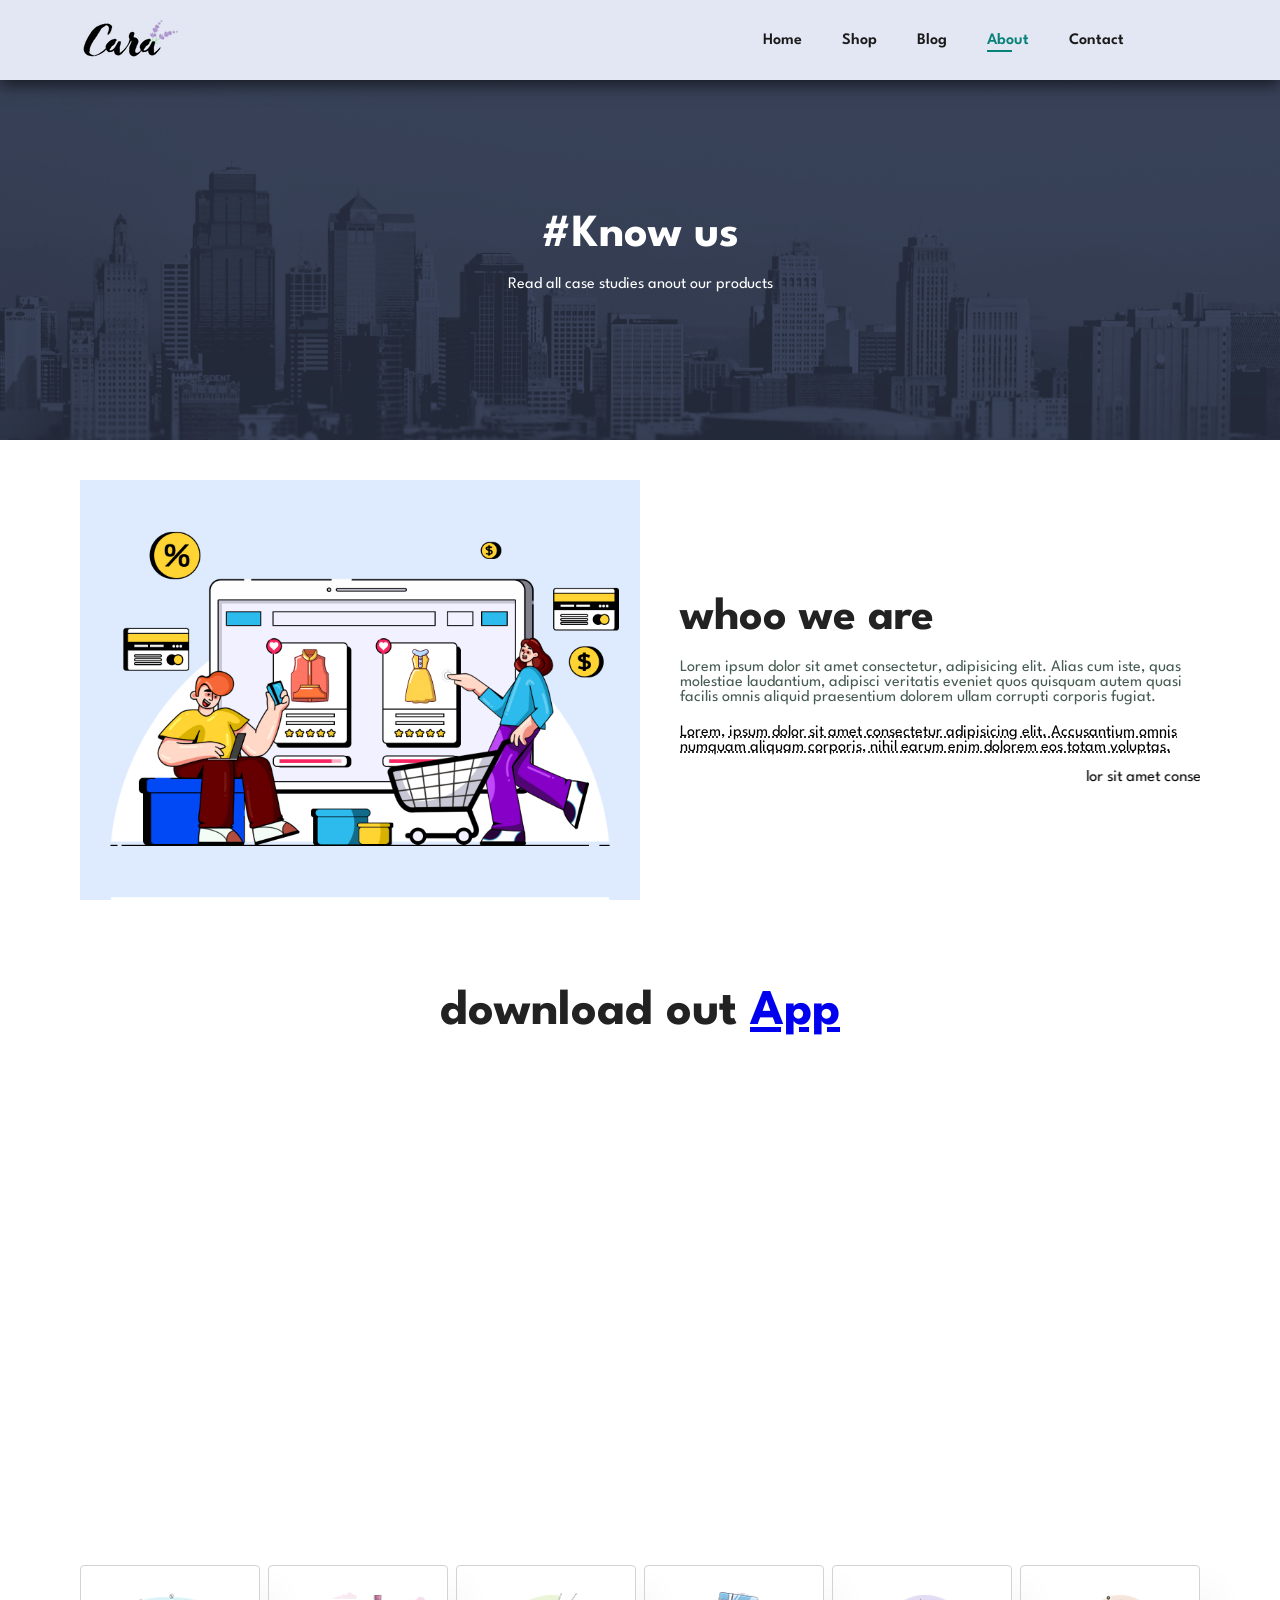
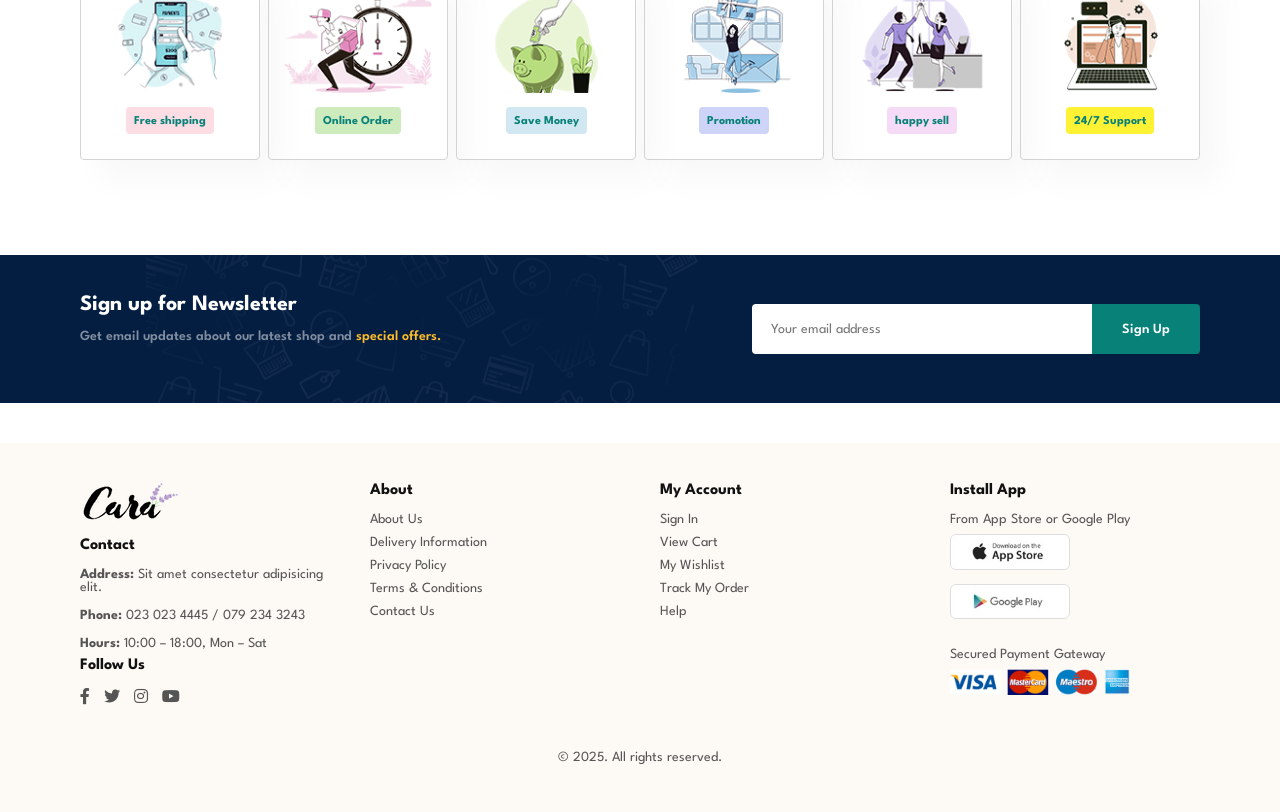
<file: about.html>
<!doctype html>
<html lang="en">
  <head>
    <meta charset="UTF-8" />
    <meta http-equiv="X-UA-Compatible" content="IE=edge" />
    <meta name="viewport" content="width=device-width, initial-scale=1.0" />
    <title>Cara Ecommerce</title>
    <link
      rel="stylesheet"
      href="https://pro.fontawesome.com/releases/v5.10.0/css/all.css"
    />

    <link rel="stylesheet" href="style.css" />
  </head>

  <body>
    <header id="header">
      <!-- Logo -->
      <a href="index.html">
        <img src="img/logo.png" class="logo" alt="Logo" />
      </a>

      <!-- HAMBURGER MENU BUTTON (Modern Animated Version) -->
      <button
        class="hamburger"
        id="hamburger"
        aria-label="Toggle navigation menu"
      >
        <span></span>
        <span></span>
        <span></span>
      </button>

      <!-- NAVIGATION -->
      <ul id="navbar">
        <!-- Close button (shows inside mobile menu) -->
        <li><a id="close" class="fas fa-times" aria-label="Close menu"></a></li>

        <!-- Navigation Links -->
        <li><a href="index.html">Home</a></li>
        <li><a href="shop.html">Shop</a></li>
        <li><a href="blog.html">Blog</a></li>
        <li><a class="active" href="about.html">About</a></li>
        <li><a href="contact.html">Contact</a></li>
        <li id="lg-bag">
          <a href="cart.html"><i class="far fa-shopping-bag"></i></a>
        </li>
      </ul>

      <!-- OLD METHOD (Icon-based) - Alternative Option -->
      <!-- Uncomment this if you prefer Font Awesome icons instead of hamburger -->
      <!--
    <div id="mobile">
      <i id="bar" class="fas fa-outdent"></i>
    </div>
    --></header>

    <!-- Overlay for mobile menu -->
    <div class="nav-overlay" id="navOverlay"></div>
    <!-- <section id="header">
      <a href="#"><img src="img/logo.png" alt="" class="logo" /></a>
      <div>
        <ul id="navbar">
          <li><a href="index.html" class="active">Home</a></li>
          <li><a href="shop.html">Shop</a></li>
          <li><a href="blog.html">Blog</a></li>
          <li><a href="about.html">About</a></li>
          <li><a href="contact.html">Contact</a></li>
          <li>
            <a href="cart.html"><i class="far fa-shopping-bag"></i></a>
          </li>
        </ul>
      </div>
    </section> -->

    <section class="banner-3">
      <h2>#Know us</h2>

      <p>Read all case studies anout our products</p>
    </section>
    <section id="about-head" class="section-p1">
      <img src="img/about/a6.jpg" alt="" />
      <div>
        <h2>whoo we are</h2>
        <p>
          Lorem ipsum dolor sit amet consectetur, adipisicing elit. Alias cum
          iste, quas molestiae laudantium, adipisci veritatis eveniet quos
          quisquam autem quasi facilis omnis aliquid praesentium dolorem ullam
          corrupti corporis fugiat.
        </p>
        <abbr title=""
          >Lorem, ipsum dolor sit amet consectetur adipisicing elit. Accusantium
          omnis numquam aliquam corporis, nihil earum enim dolorem eos totam
          voluptas.</abbr
        >
        <br />
        <br />
        <marquee loop="-1" scrollamount="5" width="100%">
          lor sit amet consectetur adipisicing elit. Debitis, sunt!
        </marquee>
      </div>
    </section>

    <section id="about-app" class="section-p1">
      <h1>download out <a href="#">App</a></h1>
      <div class="video">
        <video autoplay muted loop src="img/about/1.mp4"></video>
      </div>
    </section>
    <section id="feature" class="section-p1">
      <div class="fe-box">
        <img src="img/features/f1.png" alt="" />
        <h6>Free shipping</h6>
      </div>
      <div class="fe-box">
        <img src="img/features/f2.png" alt="" />
        <h6>Online Order</h6>
      </div>
      <div class="fe-box">
        <img src="img/features/f3.png" alt="" />
        <h6>Save Money</h6>
      </div>
      <div class="fe-box">
        <img src="img/features/f4.png" alt="" />
        <h6>Promotion</h6>
      </div>
      <div class="fe-box">
        <img src="img/features/f5.png" alt="" />
        <h6>happy sell</h6>
      </div>

      <div class="fe-box">
        <img src="img/features/f6.png" alt="" />
        <h6>24/7 Support</h6>
      </div>
    </section>
    <section id="newsletter" class="section-p1 section-m1">
      <div class="newstext">
        <h4>Sign up for Newsletter</h4>
        <p>
          Get email updates about our latest shop and
          <span>special offers.</span>
        </p>
      </div>

      <div class="form">
        <input type="email" placeholder="Your email address" />
        <button class="normal">Sign Up</button>
      </div>
    </section>
    <!-- <footer class="section-p1">
      <div class="col">
        <img
          src="img/logo.png
        "
          alt=""
        />
        <h4>Contact</h4>
        <p>
          <strong>addres:</strong>sit amet consectetur adipisicing elit.
          Veritatis doloremque
        </p>
        <p><strong>phone:</strong>0230234445454/ 792343243</p>
        <p><strong>Hour:</strong>10:00 - 18:00 , mon-sat</p>
        <div class="follow">
          <h4>follow us</h4>
          <div class="icon">
            <i class="fab fa-facebook-f"></i>
            <i class="fab fa-twitter"></i>
            <i class="fab fa-instagram"></i>
            <i class="fab fa-youtube"></i>
          </div>
        </div>
      </div>
      <div class="col">
        <h4>about</h4>
        <a href="#">about us</a>
        <a href="#">delivery information</a>
        <a href="#">priivate policy</a>
        <a href="#">terms & condition</a>
        <a href="#">contact us</a>
      </div>
      <div class="col">
        <h4>about</h4>
        <a href="#">my account</a>
        <a href="#">sign in</a>
        <a href="#">view cart</a>
        <a href="#">my wishtlist</a>
        <a href="#">tracck my account</a>
        <a href="#">help</a>
      </div>
      <div class="col install">
        <h4>install app</h4>
        <p>from app store or google play</p>
        <div class="row">
          <img src="img/pay/app.jpg" alt="" />

          <img src="img/pay/play.jpg" alt="" />
        </div>
        <p>sercured payent gateway</p>

        <img src="img/pay/pay.png" alt="" />
      </div>
      <div class="copyright">
        <p>2021, copyrights</p>
      </div>
    </footer> -->
    <footer class="footer section-p1">
      <div class="footer-container">
        <!-- Column 1 -->
        <div class="col">
          <img src="img/logo.png" alt="Logo" class="logo" />
          <h4>Contact</h4>
          <p>
            <strong>Address:</strong> Sit amet consectetur adipisicing elit.
          </p>
          <p><strong>Phone:</strong> 023 023 4445 / 079 234 3243</p>
          <p><strong>Hours:</strong> 10:00 – 18:00, Mon – Sat</p>

          <div class="follow">
            <h4>Follow Us</h4>
            <div class="icon">
              <i class="fab fa-facebook-f"></i>
              <i class="fab fa-twitter"></i>
              <i class="fab fa-instagram"></i>
              <i class="fab fa-youtube"></i>
            </div>
          </div>
        </div>

        <!-- Column 2 -->
        <div class="col">
          <h4>About</h4>
          <a href="#">About Us</a>
          <a href="#">Delivery Information</a>
          <a href="#">Privacy Policy</a>
          <a href="#">Terms & Conditions</a>
          <a href="#">Contact Us</a>
        </div>

        <!-- Column 3 -->
        <div class="col">
          <h4>My Account</h4>
          <a href="#">Sign In</a>
          <a href="#">View Cart</a>
          <a href="#">My Wishlist</a>
          <a href="#">Track My Order</a>
          <a href="#">Help</a>
        </div>

        <!-- Column 4 -->
        <div class="col install">
          <h4>Install App</h4>
          <p>From App Store or Google Play</p>
          <div class="row">
            <img src="img/pay/app.jpg" alt="App Store" />
            <img src="img/pay/play.jpg" alt="Google Play" />
          </div>
          <p>Secured Payment Gateway</p>
          <img src="img/pay/pay.png" alt="Payment Methods" />
        </div>
      </div>

      <div class="copyright">
        <p>© 2025. All rights reserved.</p>
      </div>
    </footer>
    <!-- <script src="script.js"></script> -->
    <script>
      // Get elements
      const hamburger = document.getElementById("hamburger");
      const navbar = document.getElementById("navbar");
      const navOverlay = document.getElementById("navOverlay");
      const closeBtn = document.getElementById("close");
      const body = document.body;

      // Function to open menu
      function openMenu() {
        navbar.classList.add("active");
        hamburger.classList.add("active");
        navOverlay.classList.add("active");
        body.style.overflow = "hidden";
        console.log("Menu opened"); // For debugging
      }

      // Function to close menu
      function closeMenu() {
        navbar.classList.remove("active");
        hamburger.classList.remove("active");
        navOverlay.classList.remove("active");
        body.style.overflow = "";
        console.log("Menu closed"); // For debugging
      }

      // Toggle menu when hamburger is clicked
      if (hamburger) {
        hamburger.addEventListener("click", function (e) {
          e.stopPropagation();
          console.log("Hamburger clicked"); // For debugging

          if (navbar.classList.contains("active")) {
            closeMenu();
          } else {
            openMenu();
          }
        });
      }

      // Close menu when close button is clicked
      if (closeBtn) {
        closeBtn.addEventListener("click", function (e) {
          e.preventDefault();
          console.log("Close button clicked"); // For debugging
          closeMenu();
        });
      }

      // Close menu when overlay is clicked
      if (navOverlay) {
        navOverlay.addEventListener("click", function () {
          console.log("Overlay clicked"); // For debugging
          closeMenu();
        });
      }

      // Close menu when clicking a navigation link
      const navLinks = document.querySelectorAll("#navbar li a:not(#close)");
      navLinks.forEach(function (link) {
        link.addEventListener("click", function () {
          console.log("Nav link clicked"); // For debugging
          closeMenu();
        });
      });

      // Close menu on escape key
      document.addEventListener("keydown", function (e) {
        if (e.key === "Escape" && navbar.classList.contains("active")) {
          console.log("Escape pressed"); // For debugging
          closeMenu();
        }
      });

      // Prevent clicks inside navbar from closing it
      if (navbar) {
        navbar.addEventListener("click", function (e) {
          e.stopPropagation();
        });
      }
    </script>
  </body>
</html>
</file>
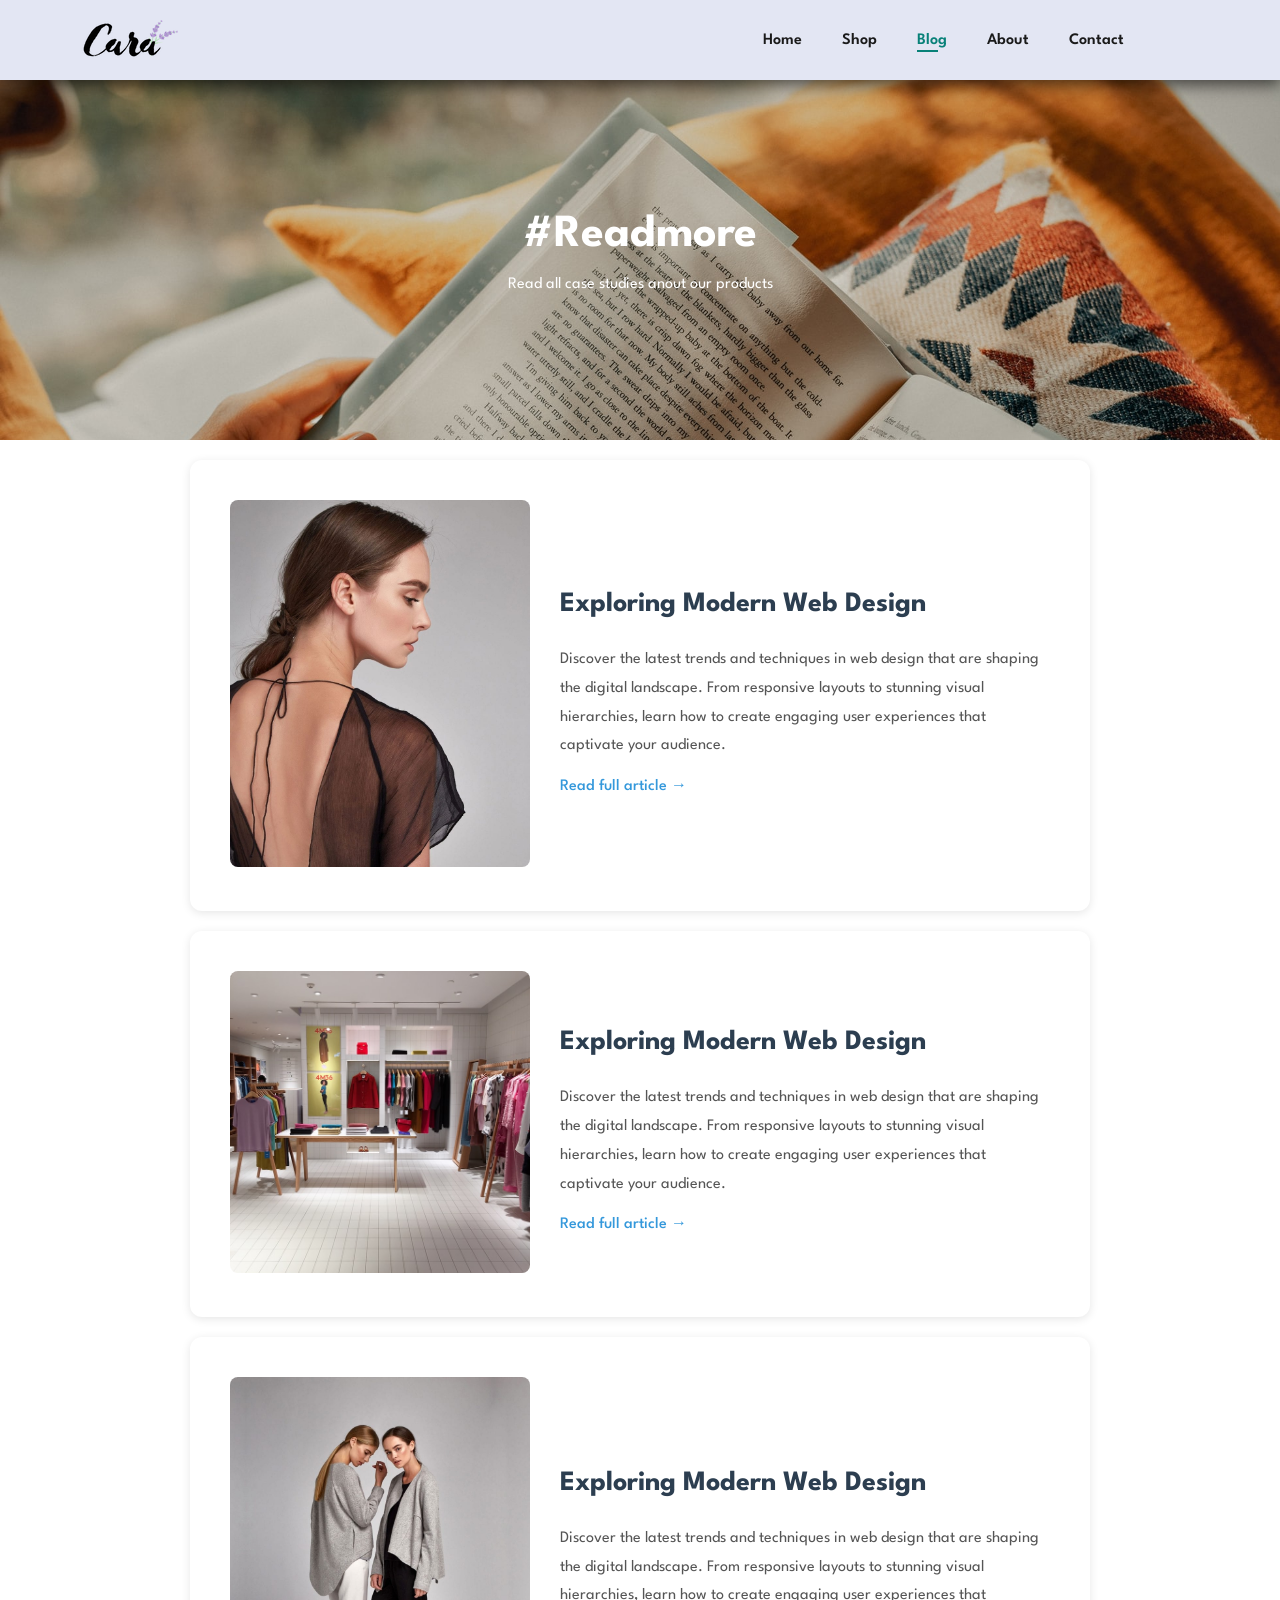
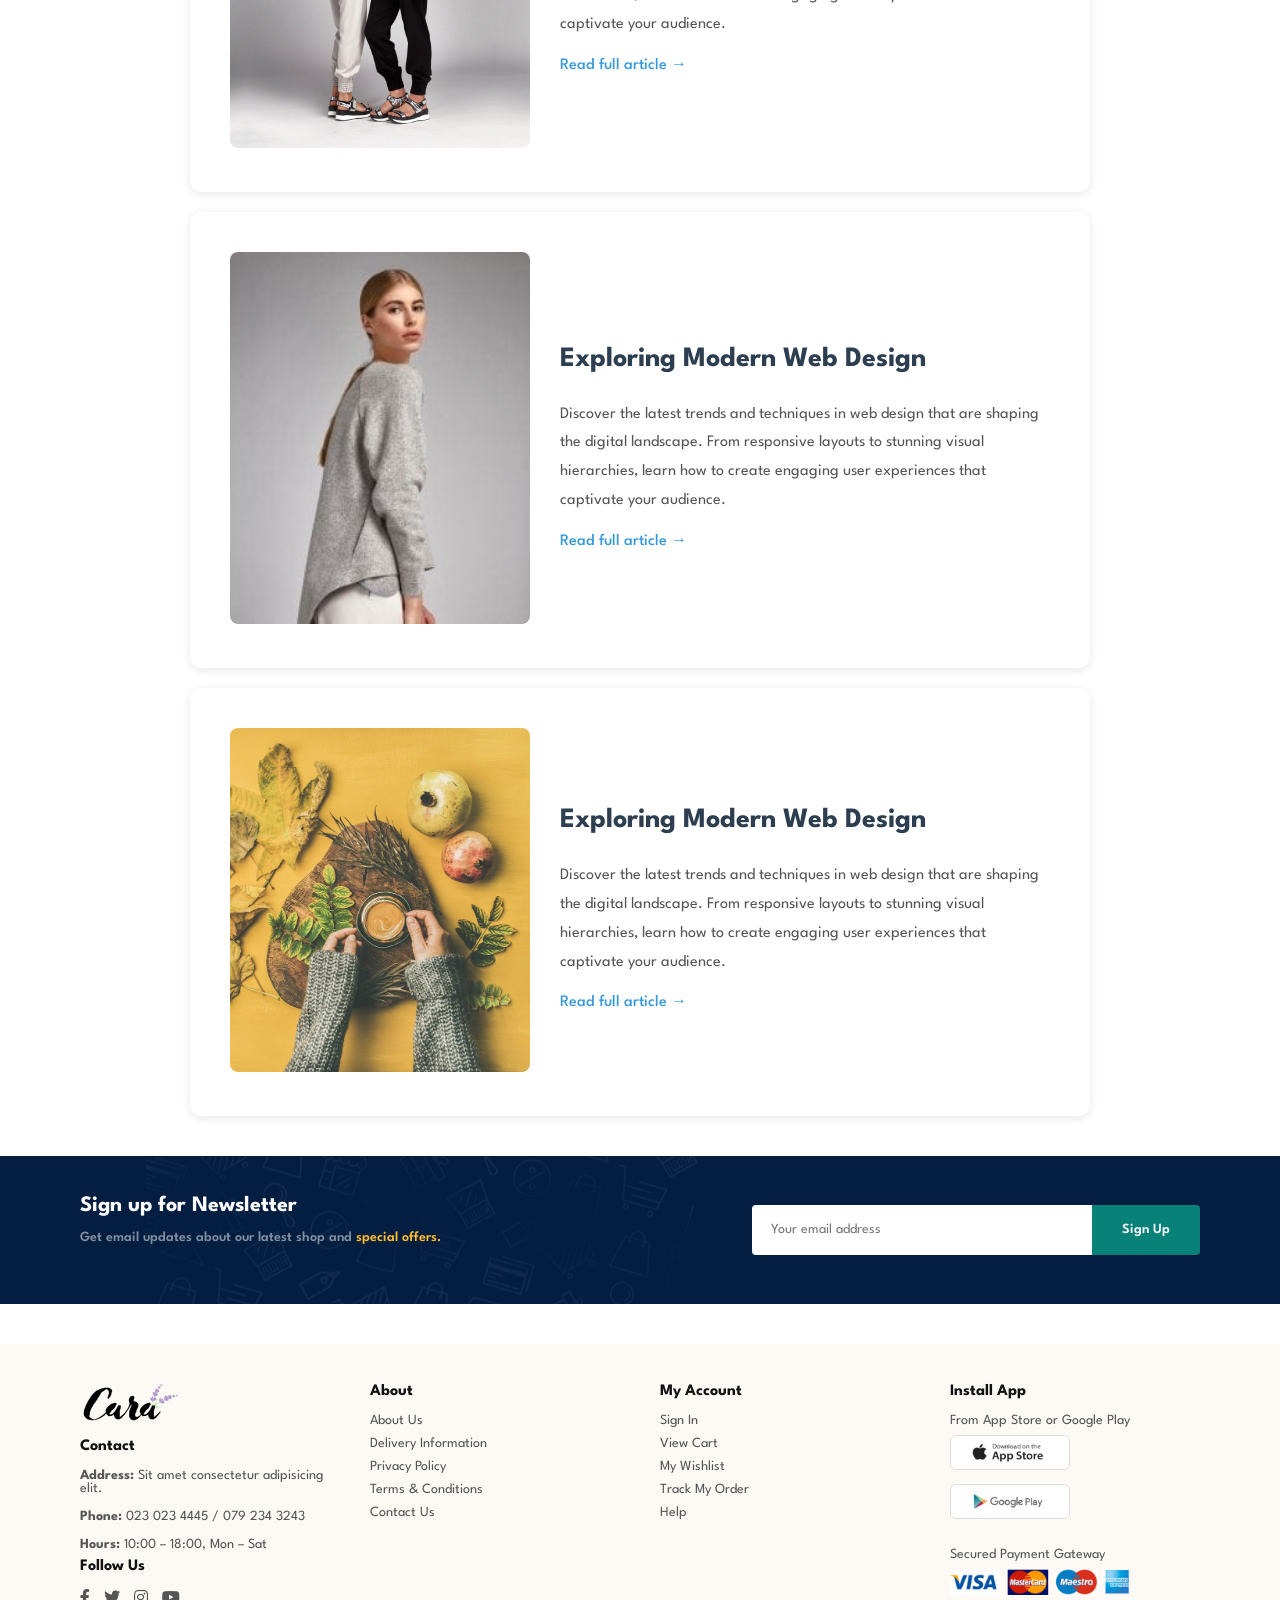
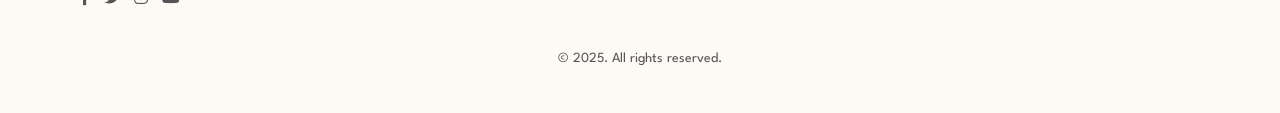
<file: blog.html>
<!doctype html>
<html lang="en">
  <head>
    <meta charset="UTF-8" />
    <meta http-equiv="X-UA-Compatible" content="IE=edge" />
    <meta name="viewport" content="width=device-width, initial-scale=1.0" />
    <title>Cara Ecommerce</title>
    <link
      rel="stylesheet"
      href="https://pro.fontawesome.com/releases/v5.10.0/css/all.css"
    />

    <link rel="stylesheet" href="style.css" />
  </head>

  <body>
    <header id="header">
      <!-- Logo -->
      <a href="index.html">
        <img src="img/logo.png" class="logo" alt="Logo" />
      </a>

      <!-- HAMBURGER MENU BUTTON (Modern Animated Version) -->
      <button
        class="hamburger"
        id="hamburger"
        aria-label="Toggle navigation menu"
      >
        <span></span>
        <span></span>
        <span></span>
      </button>

      <!-- NAVIGATION -->
      <ul id="navbar">
        <!-- Close button (shows inside mobile menu) -->
        <li><a id="close" class="fas fa-times" aria-label="Close menu"></a></li>

        <!-- Navigation Links -->
        <li><a href="index.html">Home</a></li>
        <li><a href="shop.html">Shop</a></li>
        <li><a class="active" href="blog.html">Blog</a></li>
        <li><a href="about.html">About</a></li>
        <li><a href="contact.html">Contact</a></li>
        <li id="lg-bag">
          <a href="cart.html"><i class="far fa-shopping-bag"></i></a>
        </li>
      </ul>

      <!-- OLD METHOD (Icon-based) - Alternative Option -->
      <!-- Uncomment this if you prefer Font Awesome icons instead of hamburger -->
      <!--
    <div id="mobile">
      <i id="bar" class="fas fa-outdent"></i>
    </div>
    --></header>

    <!-- Overlay for mobile menu -->
    <div class="nav-overlay" id="navOverlay"></div>
    <!-- <section id="header">
      <a href="#"><img src="img/logo.png" alt="" class="logo" /></a>
      <div>
        <ul id="navbar">
          <li><a href="index.html" class="active">Home</a></li>
          <li><a href="shop.html">Shop</a></li>
          <li><a href="blog.html">Blog</a></li>
          <li><a href="about.html">About</a></li>
          <li><a href="contact.html">Contact</a></li>
          <li>
            <a href="cart.html"><i class="far fa-shopping-bag"></i></a>
          </li>
        </ul>
      </div>
    </section> -->

    <section class="banner-2">
      <h2>#Readmore</h2>

      <p>Read all case studies anout our products</p>
    </section>
    <div class="blog-section">
      <div class="blog-content">
        <div class="blog-image">
          <img src="img/blog/b1.jpg" alt="Blog post image" />
        </div>
        <div class="blog-text">
          <h2>Exploring Modern Web Design</h2>
          <p>
            Discover the latest trends and techniques in web design that are
            shaping the digital landscape. From responsive layouts to stunning
            visual hierarchies, learn how to create engaging user experiences
            that captivate your audience.
          </p>
          <a href="https://example.com/blog/web-design" class="blog-link"
            >Read full article →</a
          >
        </div>
      </div>
    </div>
    <div class="blog-section">
      <div class="blog-content">
        <div class="blog-image">
          <img src="img/blog/b3.jpg" alt="Blog post image" />
        </div>
        <div class="blog-text">
          <h2>Exploring Modern Web Design</h2>
          <p>
            Discover the latest trends and techniques in web design that are
            shaping the digital landscape. From responsive layouts to stunning
            visual hierarchies, learn how to create engaging user experiences
            that captivate your audience.
          </p>
          <a href="https://example.com/blog/web-design" class="blog-link"
            >Read full article →</a
          >
        </div>
      </div>
    </div>
    <div class="blog-section">
      <div class="blog-content">
        <div class="blog-image">
          <img src="img/blog/b4.jpg" alt="Blog post image" />
        </div>
        <div class="blog-text">
          <h2>Exploring Modern Web Design</h2>
          <p>
            Discover the latest trends and techniques in web design that are
            shaping the digital landscape. From responsive layouts to stunning
            visual hierarchies, learn how to create engaging user experiences
            that captivate your audience.
          </p>
          <a href="https://example.com/blog/web-design" class="blog-link"
            >Read full article →</a
          >
        </div>
      </div>
    </div>
    <div class="blog-section">
      <div class="blog-content">
        <div class="blog-image">
          <img src="img/blog/b5.jpg" alt="Blog post image" />
        </div>
        <div class="blog-text">
          <h2>Exploring Modern Web Design</h2>
          <p>
            Discover the latest trends and techniques in web design that are
            shaping the digital landscape. From responsive layouts to stunning
            visual hierarchies, learn how to create engaging user experiences
            that captivate your audience.
          </p>
          <a href="https://example.com/blog/web-design" class="blog-link"
            >Read full article →</a
          >
        </div>
      </div>
    </div>
    <div class="blog-section">
      <div class="blog-content">
        <div class="blog-image">
          <img src="img/blog/b6.jpg" alt="Blog post image" />
        </div>
        <div class="blog-text">
          <h2>Exploring Modern Web Design</h2>
          <p>
            Discover the latest trends and techniques in web design that are
            shaping the digital landscape. From responsive layouts to stunning
            visual hierarchies, learn how to create engaging user experiences
            that captivate your audience.
          </p>
          <a href="https://example.com/blog/web-design" class="blog-link"
            >Read full article →</a
          >
        </div>
      </div>
    </div>

    <section id="newsletter" class="section-p1 section-m1">
      <div class="newstext">
        <h4>Sign up for Newsletter</h4>
        <p>
          Get email updates about our latest shop and
          <span>special offers.</span>
        </p>
      </div>

      <div class="form">
        <input type="email" placeholder="Your email address" />
        <button class="normal">Sign Up</button>
      </div>
    </section>
    <!-- <footer class="section-p1">
      <div class="col">
        <img
          src="img/logo.png
        "
          alt=""
        />
        <h4>Contact</h4>
        <p>
          <strong>addres:</strong>sit amet consectetur adipisicing elit.
          Veritatis doloremque
        </p>
        <p><strong>phone:</strong>0230234445454/ 792343243</p>
        <p><strong>Hour:</strong>10:00 - 18:00 , mon-sat</p>
        <div class="follow">
          <h4>follow us</h4>
          <div class="icon">
            <i class="fab fa-facebook-f"></i>
            <i class="fab fa-twitter"></i>
            <i class="fab fa-instagram"></i>
            <i class="fab fa-youtube"></i>
          </div>
        </div>
      </div>
      <div class="col">
        <h4>about</h4>
        <a href="#">about us</a>
        <a href="#">delivery information</a>
        <a href="#">priivate policy</a>
        <a href="#">terms & condition</a>
        <a href="#">contact us</a>
      </div>
      <div class="col">
        <h4>about</h4>
        <a href="#">my account</a>
        <a href="#">sign in</a>
        <a href="#">view cart</a>
        <a href="#">my wishtlist</a>
        <a href="#">tracck my account</a>
        <a href="#">help</a>
      </div>
      <div class="col install">
        <h4>install app</h4>
        <p>from app store or google play</p>
        <div class="row">
          <img src="img/pay/app.jpg" alt="" />

          <img src="img/pay/play.jpg" alt="" />
        </div>
        <p>sercured payent gateway</p>

        <img src="img/pay/pay.png" alt="" />
      </div>
      <div class="copyright">
        <p>2021, copyrights</p>
      </div>
    </footer> -->
    <footer class="footer section-p1">
      <div class="footer-container">
        <!-- Column 1 -->
        <div class="col">
          <img src="img/logo.png" alt="Logo" class="logo" />
          <h4>Contact</h4>
          <p>
            <strong>Address:</strong> Sit amet consectetur adipisicing elit.
          </p>
          <p><strong>Phone:</strong> 023 023 4445 / 079 234 3243</p>
          <p><strong>Hours:</strong> 10:00 – 18:00, Mon – Sat</p>

          <div class="follow">
            <h4>Follow Us</h4>
            <div class="icon">
              <i class="fab fa-facebook-f"></i>
              <i class="fab fa-twitter"></i>
              <i class="fab fa-instagram"></i>
              <i class="fab fa-youtube"></i>
            </div>
          </div>
        </div>

        <!-- Column 2 -->
        <div class="col">
          <h4>About</h4>
          <a href="#">About Us</a>
          <a href="#">Delivery Information</a>
          <a href="#">Privacy Policy</a>
          <a href="#">Terms & Conditions</a>
          <a href="#">Contact Us</a>
        </div>

        <!-- Column 3 -->
        <div class="col">
          <h4>My Account</h4>
          <a href="#">Sign In</a>
          <a href="#">View Cart</a>
          <a href="#">My Wishlist</a>
          <a href="#">Track My Order</a>
          <a href="#">Help</a>
        </div>

        <!-- Column 4 -->
        <div class="col install">
          <h4>Install App</h4>
          <p>From App Store or Google Play</p>
          <div class="row">
            <img src="img/pay/app.jpg" alt="App Store" />
            <img src="img/pay/play.jpg" alt="Google Play" />
          </div>
          <p>Secured Payment Gateway</p>
          <img src="img/pay/pay.png" alt="Payment Methods" />
        </div>
      </div>

      <div class="copyright">
        <p>© 2025. All rights reserved.</p>
      </div>
    </footer>
    <!-- <script src="script.js"></script> -->
    <script>
      // Get elements
      const hamburger = document.getElementById("hamburger");
      const navbar = document.getElementById("navbar");
      const navOverlay = document.getElementById("navOverlay");
      const closeBtn = document.getElementById("close");
      const body = document.body;

      // Function to open menu
      function openMenu() {
        navbar.classList.add("active");
        hamburger.classList.add("active");
        navOverlay.classList.add("active");
        body.style.overflow = "hidden";
        console.log("Menu opened"); // For debugging
      }

      // Function to close menu
      function closeMenu() {
        navbar.classList.remove("active");
        hamburger.classList.remove("active");
        navOverlay.classList.remove("active");
        body.style.overflow = "";
        console.log("Menu closed"); // For debugging
      }

      // Toggle menu when hamburger is clicked
      if (hamburger) {
        hamburger.addEventListener("click", function (e) {
          e.stopPropagation();
          console.log("Hamburger clicked"); // For debugging

          if (navbar.classList.contains("active")) {
            closeMenu();
          } else {
            openMenu();
          }
        });
      }

      // Close menu when close button is clicked
      if (closeBtn) {
        closeBtn.addEventListener("click", function (e) {
          e.preventDefault();
          console.log("Close button clicked"); // For debugging
          closeMenu();
        });
      }

      // Close menu when overlay is clicked
      if (navOverlay) {
        navOverlay.addEventListener("click", function () {
          console.log("Overlay clicked"); // For debugging
          closeMenu();
        });
      }

      // Close menu when clicking a navigation link
      const navLinks = document.querySelectorAll("#navbar li a:not(#close)");
      navLinks.forEach(function (link) {
        link.addEventListener("click", function () {
          console.log("Nav link clicked"); // For debugging
          closeMenu();
        });
      });

      // Close menu on escape key
      document.addEventListener("keydown", function (e) {
        if (e.key === "Escape" && navbar.classList.contains("active")) {
          console.log("Escape pressed"); // For debugging
          closeMenu();
        }
      });

      // Prevent clicks inside navbar from closing it
      if (navbar) {
        navbar.addEventListener("click", function (e) {
          e.stopPropagation();
        });
      }
    </script>
  </body>
</html>
</file>
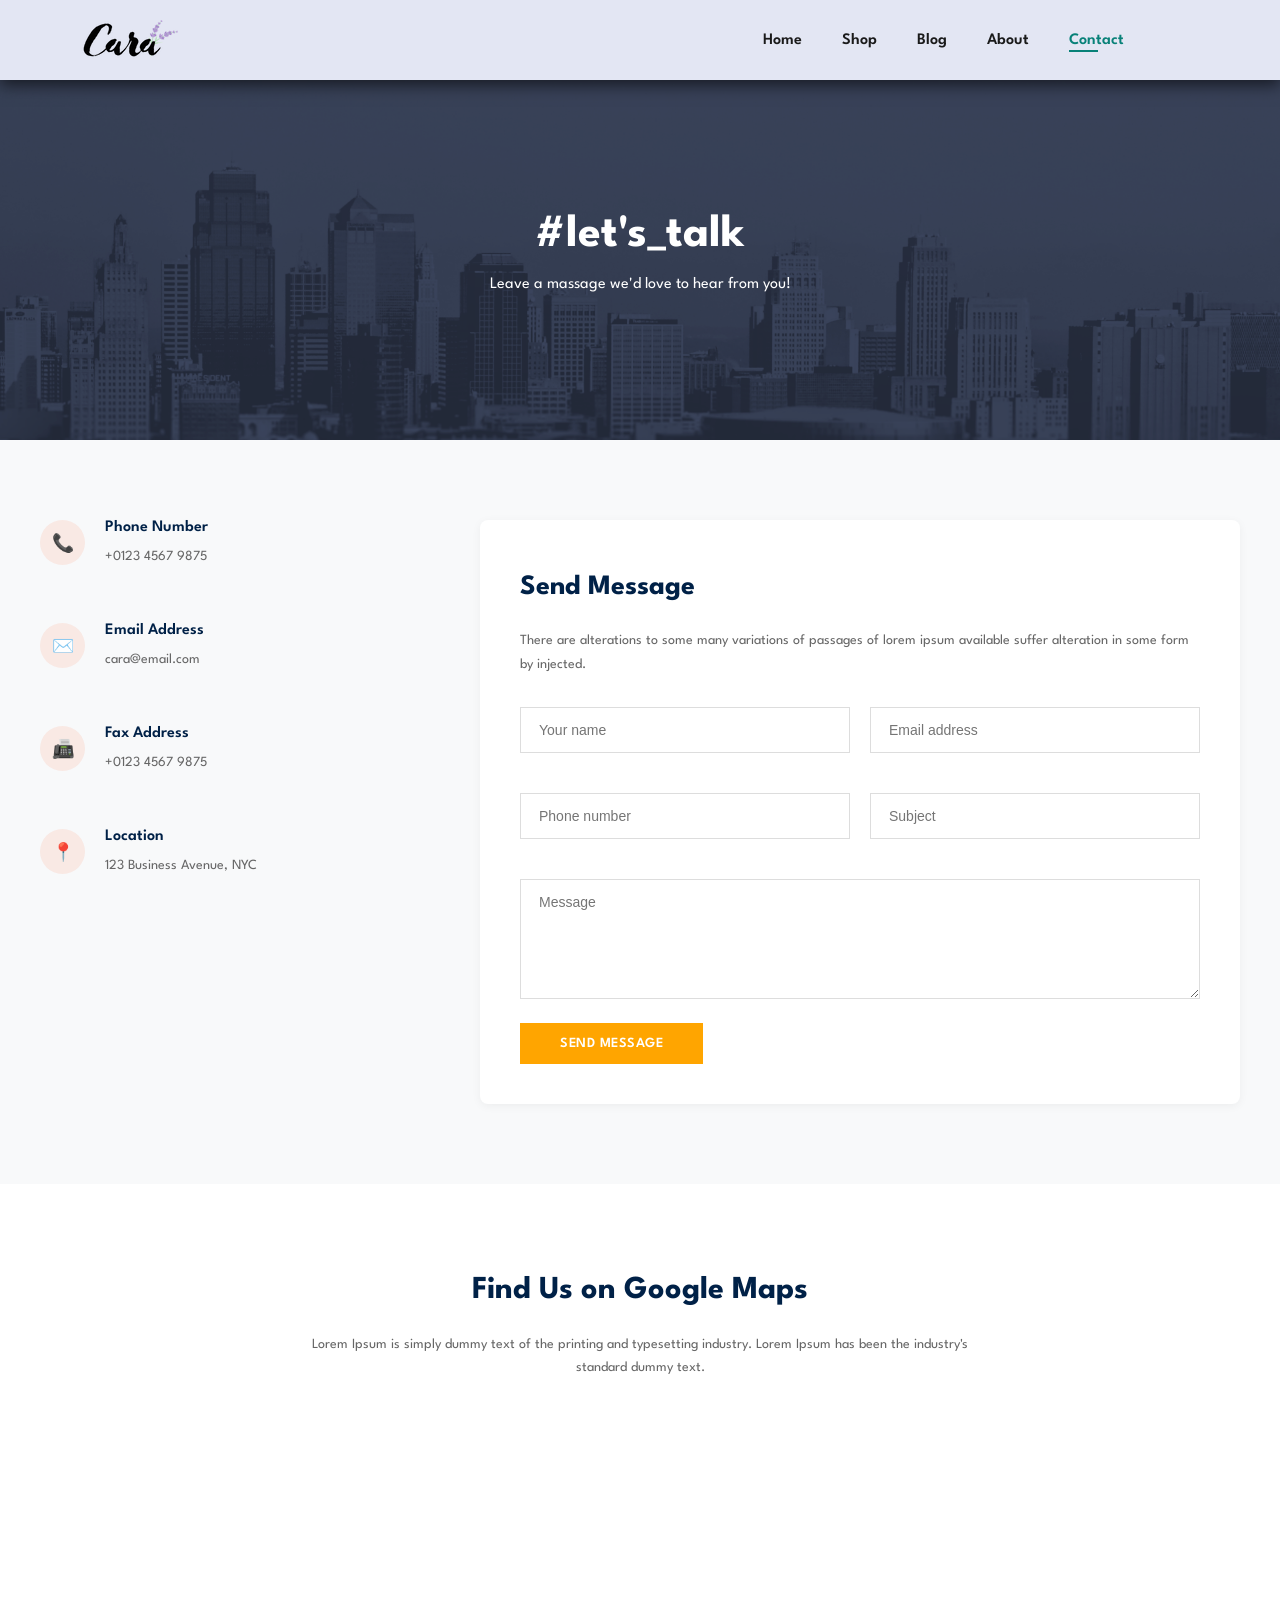
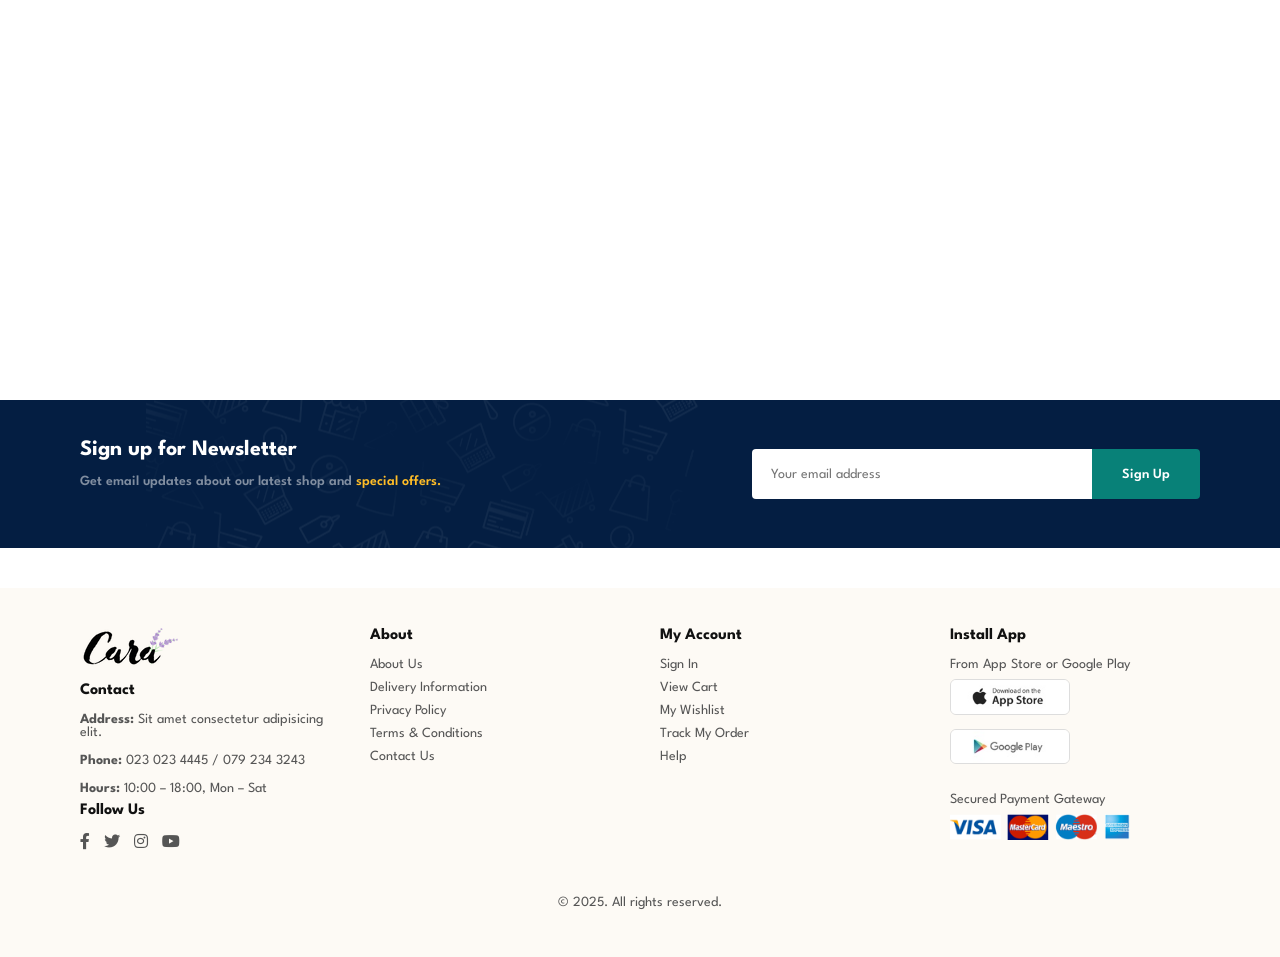
<file: contact.html>
<!doctype html>
<html lang="en">
  <head>
    <meta charset="UTF-8" />
    <meta http-equiv="X-UA-Compatible" content="IE=edge" />
    <meta name="viewport" content="width=device-width, initial-scale=1.0" />
    <title>Cara Ecommerce</title>
    <link
      rel="stylesheet"
      href="https://pro.fontawesome.com/releases/v5.10.0/css/all.css"
    />

    <link rel="stylesheet" href="style.css" />
  </head>

  <body>
    <header id="header">
      <!-- Logo -->
      <a href="index.html">
        <img src="img/logo.png" class="logo" alt="Logo" />
      </a>

      <!-- HAMBURGER MENU BUTTON (Modern Animated Version) -->
      <button
        class="hamburger"
        id="hamburger"
        aria-label="Toggle navigation menu"
      >
        <span></span>
        <span></span>
        <span></span>
      </button>

      <!-- NAVIGATION -->
      <ul id="navbar">
        <!-- Close button (shows inside mobile menu) -->
        <li><a id="close" class="fas fa-times" aria-label="Close menu"></a></li>

        <!-- Navigation Links -->
        <li><a href="index.html">Home</a></li>
        <li><a href="shop.html">Shop</a></li>
        <li><a href="blog.html">Blog</a></li>
        <li><a href="about.html">About</a></li>
        <li><a class="active" href="contact.html">Contact</a></li>
        <li id="lg-bag">
          <a href="cart.html"><i class="far fa-shopping-bag"></i></a>
        </li>
      </ul>

      <!-- OLD METHOD (Icon-based) - Alternative Option -->
      <!-- Uncomment this if you prefer Font Awesome icons instead of hamburger -->
      <!--
    <div id="mobile">
      <i id="bar" class="fas fa-outdent"></i>
    </div>
    --></header>

    <!-- Overlay for mobile menu -->
    <div class="nav-overlay" id="navOverlay"></div>
    <!-- <section id="header">
      <a href="#"><img src="img/logo.png" alt="" class="logo" /></a>
      <div>
        <ul id="navbar">
          <li><a href="index.html" class="active">Home</a></li>
          <li><a href="shop.html">Shop</a></li>
          <li><a href="blog.html">Blog</a></li>
          <li><a href="about.html">About</a></li>
          <li><a href="contact.html">Contact</a></li>
          <li>
            <a href="cart.html"><i class="far fa-shopping-bag"></i></a>
          </li>
        </ul>
      </div>
    </section> -->

    <section class="banner-3">
      <h2>#let's_talk</h2>

      <p>Leave a massage we'd love to hear from you!</p>
    </section>
    <!-- Contact Section -->
    <section class="contact-section" id="contact-form">
      <div class="contact-container">
        <!-- Contact Info -->
        <div class="contact-info">
          <div class="contact-item">
            <div class="contact-icon">📞</div>
            <div class="contact-details">
              <h3>Phone Number</h3>
              <p>+0123 4567 9875</p>
            </div>
          </div>

          <div class="contact-item">
            <div class="contact-icon">✉️</div>
            <div class="contact-details">
              <h3>Email Address</h3>
              <p>cara@email.com</p>
            </div>
          </div>

          <div class="contact-item">
            <div class="contact-icon">📠</div>
            <div class="contact-details">
              <h3>Fax Address</h3>
              <p>+0123 4567 9875</p>
            </div>
          </div>

          <div class="contact-item">
            <div class="contact-icon">📍</div>
            <div class="contact-details">
              <h3>Location</h3>
              <p>123 Business Avenue, NYC</p>
            </div>
          </div>
        </div>

        <!-- Contact Form -->
        <div class="contact-form">
          <h2>Send Message</h2>
          <p>
            There are alterations to some many variations of passages of lorem
            ipsum available suffer alteration in some form by injected.
          </p>

          <form>
            <div class="form-row">
              <div class="form-group">
                <input type="text" placeholder="Your name" required />
              </div>
              <div class="form-group">
                <input type="email" placeholder="Email address" required />
              </div>
            </div>

            <div class="form-row">
              <div class="form-group">
                <input type="tel" placeholder="Phone number" />
              </div>
              <div class="form-group">
                <input type="text" placeholder="Subject" />
              </div>
            </div>

            <div class="form-group">
              <textarea placeholder="Message"></textarea>
            </div>

            <button type="submit" class="btn-submit">Send Message</button>
          </form>
        </div>
      </div>
    </section>

    <!-- Map Section -->
    <section class="map-section">
      <h2>Find Us on Google Maps</h2>
      <p>
        Lorem Ipsum is simply dummy text of the printing and typesetting
        industry. Lorem Ipsum has been the industry's standard dummy text.
      </p>

      <div class="map-container">
        <iframe
          src="https://www.google.com/maps/embed?pb=!1m18!1m12!1m3!1d105856.66237705435!2d18.430324689306637!3d-33.992002079920965!2m3!1f0!2f0!3f0!3m2!1i1024!2i768!4f13.1!3m3!1m2!1s0x1dcc500f8826eed7%3A0x687fe1fc2828aa87!2sCape%20Town!5e0!3m2!1sen!2sza!4v1770726674602!5m2!1sen!2sza"
          width="600"
          height="450"
          style="border: 0"
          allowfullscreen=""
          loading="lazy"
          referrerpolicy="no-referrer-when-downgrade"
        ></iframe>
      </div>
    </section>
    <!-- <secton id="contact-details" class="section-p1">
      <div class="details">
        <span>get in touch</span>
        <h2>vis one of our egency location or contact us today</h2>
        <h3>head office</h3>
        <div>
          <li>
            <i class="fal fa-map"></i>
            <p>
              Lorem ipsum, dolor sit amet consectetur adipisicing elit. Dicta,
              officiis!
            </p>
          </li>
          <li>
            <i class="far fa-envelope"></i>
            <p>contact@example.com</p>
          </li>
          <li>
            <i class="fas fa-phone-alt"></i>
            <p>+27 378 583 8433</p>
          </li>
          <li>
            <i class="far fa-clock"></i>
            <p>mon to sat:9:00 am to 16.pm</p>
          </li>
        </div>
      </div>
      <div class="map">
        <iframe
          src="https://www.google.com/maps/embed?pb=!1m18!1m12!1m3!1d26485.74547983872!2d18.383744574316395!3d-33.922652!2m3!1f0!2f0!3f0!3m2!1i1024!2i768!4f13.1!3m3!1m2!1s0x1dcc6763fd9fc71d%3A0x2abee32ef838f9b8!2sRosebank%20College%20Cape%20Town%20Campus!5e0!3m2!1sen!2sza!4v1770285744326!5m2!1sen!2sza"
          width="600"
          height="450"
          style="border: 0"
          allowfullscreen=""
          loading="lazy"
          referrerpolicy="no-referrer-when-downgrade"
        ></iframe>
      </div>
    </secton> -->
    <section id="newsletter" class="section-p1 section-m1">
      <div class="newstext">
        <h4>Sign up for Newsletter</h4>
        <p>
          Get email updates about our latest shop and
          <span>special offers.</span>
        </p>
      </div>

      <div class="form">
        <input type="email" placeholder="Your email address" />
        <button class="normal">Sign Up</button>
      </div>
    </section>
    <!-- <footer class="section-p1">
      <div class="col">
        <img
          src="img/logo.png
        "
          alt=""
        />
        <h4>Contact</h4>
        <p>
          <strong>addres:</strong>sit amet consectetur adipisicing elit.
          Veritatis doloremque
        </p>
        <p><strong>phone:</strong>0230234445454/ 792343243</p>
        <p><strong>Hour:</strong>10:00 - 18:00 , mon-sat</p>
        <div class="follow">
          <h4>follow us</h4>
          <div class="icon">
            <i class="fab fa-facebook-f"></i>
            <i class="fab fa-twitter"></i>
            <i class="fab fa-instagram"></i>
            <i class="fab fa-youtube"></i>
          </div>
        </div>
      </div>
      <div class="col">
        <h4>about</h4>
        <a href="#">about us</a>
        <a href="#">delivery information</a>
        <a href="#">priivate policy</a>
        <a href="#">terms & condition</a>
        <a href="#">contact us</a>
      </div>
      <div class="col">
        <h4>about</h4>
        <a href="#">my account</a>
        <a href="#">sign in</a>
        <a href="#">view cart</a>
        <a href="#">my wishtlist</a>
        <a href="#">tracck my account</a>
        <a href="#">help</a>
      </div>
      <div class="col install">
        <h4>install app</h4>
        <p>from app store or google play</p>
        <div class="row">
          <img src="img/pay/app.jpg" alt="" />

          <img src="img/pay/play.jpg" alt="" />
        </div>
        <p>sercured payent gateway</p>

        <img src="img/pay/pay.png" alt="" />
      </div>
      <div class="copyright">
        <p>2021, copyrights</p>
      </div>
    </footer> -->
    <footer class="footer section-p1">
      <div class="footer-container">
        <!-- Column 1 -->
        <div class="col">
          <img src="img/logo.png" alt="Logo" class="logo" />
          <h4>Contact</h4>
          <p>
            <strong>Address:</strong> Sit amet consectetur adipisicing elit.
          </p>
          <p><strong>Phone:</strong> 023 023 4445 / 079 234 3243</p>
          <p><strong>Hours:</strong> 10:00 – 18:00, Mon – Sat</p>

          <div class="follow">
            <h4>Follow Us</h4>
            <div class="icon">
              <i class="fab fa-facebook-f"></i>
              <i class="fab fa-twitter"></i>
              <i class="fab fa-instagram"></i>
              <i class="fab fa-youtube"></i>
            </div>
          </div>
        </div>

        <!-- Column 2 -->
        <div class="col">
          <h4>About</h4>
          <a href="#">About Us</a>
          <a href="#">Delivery Information</a>
          <a href="#">Privacy Policy</a>
          <a href="#">Terms & Conditions</a>
          <a href="#">Contact Us</a>
        </div>

        <!-- Column 3 -->
        <div class="col">
          <h4>My Account</h4>
          <a href="#">Sign In</a>
          <a href="#">View Cart</a>
          <a href="#">My Wishlist</a>
          <a href="#">Track My Order</a>
          <a href="#">Help</a>
        </div>

        <!-- Column 4 -->
        <div class="col install">
          <h4>Install App</h4>
          <p>From App Store or Google Play</p>
          <div class="row">
            <img src="img/pay/app.jpg" alt="App Store" />
            <img src="img/pay/play.jpg" alt="Google Play" />
          </div>
          <p>Secured Payment Gateway</p>
          <img src="img/pay/pay.png" alt="Payment Methods" />
        </div>
      </div>

      <div class="copyright">
        <p>© 2025. All rights reserved.</p>
      </div>
    </footer>
    <!-- <script src="script.js"></script> -->
    <script>
      // Get elements
      const hamburger = document.getElementById("hamburger");
      const navbar = document.getElementById("navbar");
      const navOverlay = document.getElementById("navOverlay");
      const closeBtn = document.getElementById("close");
      const body = document.body;

      // Function to open menu
      function openMenu() {
        navbar.classList.add("active");
        hamburger.classList.add("active");
        navOverlay.classList.add("active");
        body.style.overflow = "hidden";
        console.log("Menu opened"); // For debugging
      }

      // Function to close menu
      function closeMenu() {
        navbar.classList.remove("active");
        hamburger.classList.remove("active");
        navOverlay.classList.remove("active");
        body.style.overflow = "";
        console.log("Menu closed"); // For debugging
      }

      // Toggle menu when hamburger is clicked
      if (hamburger) {
        hamburger.addEventListener("click", function (e) {
          e.stopPropagation();
          console.log("Hamburger clicked"); // For debugging

          if (navbar.classList.contains("active")) {
            closeMenu();
          } else {
            openMenu();
          }
        });
      }

      // Close menu when close button is clicked
      if (closeBtn) {
        closeBtn.addEventListener("click", function (e) {
          e.preventDefault();
          console.log("Close button clicked"); // For debugging
          closeMenu();
        });
      }

      // Close menu when overlay is clicked
      if (navOverlay) {
        navOverlay.addEventListener("click", function () {
          console.log("Overlay clicked"); // For debugging
          closeMenu();
        });
      }

      // Close menu when clicking a navigation link
      const navLinks = document.querySelectorAll("#navbar li a:not(#close)");
      navLinks.forEach(function (link) {
        link.addEventListener("click", function () {
          console.log("Nav link clicked"); // For debugging
          closeMenu();
        });
      });

      // Close menu on escape key
      document.addEventListener("keydown", function (e) {
        if (e.key === "Escape" && navbar.classList.contains("active")) {
          console.log("Escape pressed"); // For debugging
          closeMenu();
        }
      });

      // Prevent clicks inside navbar from closing it
      if (navbar) {
        navbar.addEventListener("click", function (e) {
          e.stopPropagation();
        });
      }
    </script>
  </body>
</html>
</file>
<file: style.css>
@import url("https://fonts.googleapis.com/css2?family=Spartan:wght@100;200;300;400;500;600;700;800;900&display=swap");
* {
  margin: 0;
  padding: 0;
  box-sizing: border-box;
  font-family: "Spartan", sans-serif;
}

html {
  scroll-behavior: smooth;
}

/* Global Styles */

h1 {
  font-size: 50px;
  line-height: 64px;
  color: #222;
}

h2 {
  font-size: 46px;
  line-height: 54px;
  color: #222;
}

h4 {
  font-size: 20px;
  color: #222;
}

h6 {
  font-weight: 700;
  font-size: 12px;
}

p {
  font-size: 16px;
  color: #465b52;
  margin: 15px 0 20px 0;
}

.section-p1 {
  padding: 40px 80px;
}

.section-m1 {
  margin: 40px 0;
}

body {
  width: 100%;
}

/* header */
#header {
  display: flex;
  align-items: center;
  justify-content: space-between;
  padding: 20px 80px;
  background: #e3e6f3;
  box-shadow: 0 5px 15px rgba(0, 0, 0, 0.6);
  z-index: 999;
  position: sticky;
  top: 0;
  left: 0;
}

#navbar {
  display: flex;
  align-items: center;
  justify-content: center;
}

#navbar li {
  list-style: none;
  padding: 0 20px;
  position: relative;
}

#navbar li a {
  text-decoration: none;
  font-size: 16px;
  font-weight: 600;
  color: #1a1a1a;
  transition: 0.3s ease;
}
#navbar li a:hover,
#navbar li a.active {
  color: #088178;
}

#navbar li a.active::after,
#navbar li a:hover::after {
  content: "";
  width: 30%;
  height: 2px;
  background: #088178;
  position: absolute;
  bottom: -4px;
  left: 20px;
}

/* home page
 */
#hero {
  background: url("img/hero4.png");
  height: 90vh;
  width: 100%;
  background-size: cover;
  background-position: top 25% right 0;
  padding: 0 80px;
  display: flex;
  align-items: flex-start;
  justify-content: center;
  flex-direction: column;
}

#hero h4 {
  padding-bottom: 15px;
}
#hero h1 {
  color: #088178;
}

#hero button {
  background-image: url("img/button.png");
  background-color: transparent;
  color: #088178;
  border: 0;
  padding: 14px 80px 14px 56px;
  background-repeat: no-repeat;
  cursor: pointer;
  font-weight: 700;
  font-size: 15px;
}
#feature {
  display: flex;
  align-items: center;
  justify-content: space-between;
  flex-wrap: wrap;
}
#feature .fe-box {
  width: 180px;
  text-align: center;
  padding: 25px 15px;
  box-shadow: 20px 20px 35px rgba(0, 0, 0, 0.03);
  border: 1px solid lightgray;
  border-radius: 4px;
  margin: 15px 0;
}
#feature .fe-box:hover {
  box-shadow: 10px 10px 54px rgba(0, 63, 221, 0.1);
}

#feature .fe-box h6 {
  display: inline-block;
  padding: 9px 8px 6px;
  line-height: 1;
  border-radius: 4px;
  color: #088178;
  background-color: #fddde4;
}
#feature .fe-box:nth-child(2) h6 {
  background-color: #cdebbc;
}
#feature .fe-box:nth-child(3) h6 {
  background-color: #d1e8f2;
}
#feature .fe-box:nth-child(4) h6 {
  background-color: #cdd4f8;
}
#feature .fe-box:nth-child(5) h6 {
  background-color: #f6dbf6;
}
#feature .fe-box:nth-child(6) h6 {
  background-color: #fff235;
}

#feature .fe-box img {
  width: 100%;
  margin-bottom: 10px;
}

#product1 {
  text-align: center;
}
#product1 .pro-container {
  display: flex;
  justify-content: space-between;
  padding-top: 20px;
  flex-wrap: wrap;
}
#product1 .pro {
  width: 23%;
  position: relative;
  min-width: 250px;
  padding: 10px 12px;
  border: 1px solid lightgray;
  border-radius: 25px;
  cursor: pointer;
  box-shadow: 20px 20px 30px rgba(0, 0, 0, 0.02);
  transition: 0.2s ease;
  margin: 15px 0;
}
#product .pro:hover {
  box-shadow: 20px 20px 30px rgba(0, 0, 0, 0.06);
}

#product1 .pro img {
  width: 100%;
  border-radius: 20px;
}
#product1 .pro .des {
  text-align: start;
  padding: 10px 0;
}
#product1 .pro .des span {
  color: #685853;
  font-size: 12px;
}
#product1 .pro .des h5 {
  padding: 7px 1px;
  color: #1a1a1a;
  font-size: 14px;
}
#product1 .pro .des i {
  font-size: 12px;
  color: rgb(243, 181, 25);
}

#product1 .pro .des h4 {
  padding-top: 7px;
  font-size: 15px;
  font-weight: 700;
  color: #088178;
}
#product1 .pro .cart {
  width: 40px;
  height: 40px;
  line-height: 40px;
  border: 1px solid #088178;
  position: absolute;
  bottom: 20px;
  right: 10px;
  border-radius: 50px;
  background: #e8f6ea;
  font-weight: 500;
  color: #088178;
}
#banner {
  display: flex;
  flex-direction: column;
  justify-content: center;
  align-items: center;
  text-align: center;
  background-image: url(img/banner/b2.jpg);
  width: 100%;
  height: 40vh;
  background-size: cover;
  background-position: center;
}
#banner h4 {
  color: #fff;
  font-size: 16px;
}

#banner h2 {
  color: #fff;
  font-size: 30px;
  padding: 30px 0;
}

#banner h2 span {
  color: #d01616;
}
button.normal {
  font-size: 14px;
  font-weight: 600;
  padding: 15px 30px;
  color: black;
  background-color: #fff;
  border-radius: 4px;
  cursor: pointer;
  border: none;
  outline: none;
  transition: 0.2s;
}
button.white {
  font-size: 13px;
  font-weight: 600;
  padding: 11px 18px;
  color: white;
  background-color: transparent;
  cursor: pointer;
  border: 1px solid white;
  outline: none;
  transition: 0.2s;
}
#sm-banner .banner-box {
  display: flex;
  flex-direction: column;
  justify-content: center;
  align-items: flex-start;
  padding: 30px;
  background-image: url(img/banner/b17.jpg);
  min-width: 580px;
  height: 50vh;
  background-size: cover;
  background-position: center;
}
#sm-banner .banner-box2 {
  background-image: url(img/banner/b10.jpg);
}
#sm-banner {
  display: flex;
  justify-content: space-around;
  flex-wrap: wrap;
}
#sm-banner h4 {
  color: white;
  font-size: 20px;
  font-weight: 300;
}
#sm-banner h2 {
  color: white;
  font-size: 28px;
  font-weight: 800;
}
#sm-banner span {
  color: white;
  font-size: 14px;
  font-weight: 500;
  padding-bottom: 15px;
}
#sm-banner .banner-box:hover button {
  background: #088178;
  border: 1px solid #088178;
}
#banner3 {
  display: flex;
  justify-content: space-between;
  flex-wrap: wrap;
  padding: 0 80px;
}
#banner3 .banner-box {
  display: flex;
  flex-direction: column;
  justify-content: center;
  align-items: center;
  text-align: center;
  background-image: url(img/banner/b7.jpg);
  min-width: 30%;
  height: 30vh;
  background-size: cover;
  background-position: center;
  padding: 20px;
  margin-bottom: 20px;
}

#banner3 h2 {
  color: white;
  font-weight: 900;
  font-size: 22px;
}
#banner3 h3 {
  color: rgba(255, 77, 77, 0.922);
  font-weight: 900;
  font-size: 22px;
}
#banner3 .banner-box2 {
  background-image: url(img/banner/b4.jpg);
}
#banner3 .banner-box3 {
  background-image: url(img/banner/b18.jpg);
}
#newsletter {
  display: flex;
  justify-content: space-between;
  flex-wrap: wrap;
  align-items: center;
  background-image: url("img/banner/b14.png");
  background-repeat: no-repeat;
  background-position: 20% 30%;
  background-color: #041e42;
}
#newsletter h4 {
  font-size: 22px;
  font-weight: 700;
  color: white;
}
#newsletter p {
  font-size: 14px;
  font-weight: 600;
  color: #818ea0;
}
#newsletter p span {
  color: #ffbd27;
}
#newsletter input {
  height: 3.125rem;
  padding: 0 1.25em;
  font-size: 14px;
  width: 100%;
  border-radius: 4px;
  outline: none;
  border: 1px solid transparent;
  border-top-right-radius: 0;
  border-bottom-right-radius: 0;
}
#newsletter button {
  background-color: #088178;
  color: white;
  white-space: nowrap;
  border-top-left-radius: 0;
  border-bottom-left-radius: 0;
}
#newsletter .form {
  display: flex;
  width: 40%;
}

.footer {
  background-color: #fdfaf5; /* white cream */
  color: #333;
}

.footer-container {
  display: grid;
  grid-template-columns: repeat(4, 1fr);
  gap: 40px;
}

.footer .logo {
  width: 140px;
  margin-bottom: 15px;
}

.footer h4 {
  font-size: 16px;
  margin-bottom: 15px;
  color: #111;
}

.footer p {
  font-size: 14px;
  margin-bottom: 8px;
  color: #555;
}

.footer a {
  display: block;
  font-size: 14px;
  color: #555;
  margin-bottom: 10px;
  text-decoration: none;
  transition: 0.3s;
}

.footer a:hover {
  color: #088178;
  padding-left: 4px;
}

.footer .follow .icon i {
  margin-right: 10px;
  cursor: pointer;
  font-size: 16px;
  color: #555;
  transition: 0.3s;
}

.footer .follow .icon i:hover {
  color: #088178;
}

.footer .install .row img {
  border: 1px solid #ddd;
  border-radius: 6px;
  margin-right: 10px;
  margin-bottom: 10px;
  width: 120px;
}

.footer .install img {
  width: 180px;
}

.copyright {
  text-align: center;
  padding-top: 30px;
  font-size: 14px;
  color: #777;
}

/* Responsive */
@media (max-width: 900px) {
  .footer-container {
    grid-template-columns: repeat(2, 1fr);
  }
}

@media (max-width: 500px) {
  .footer-container {
    grid-template-columns: 1fr;
  }
}
@import url("https://fonts.googleapis.com/css2?family=Spartan:wght@100;200;300;400;500;600;700;800;900&display=swap");
* {
  margin: 0;
  padding: 0;
  box-sizing: border-box;
  font-family: "Spartan", sans-serif;
}

html {
  scroll-behavior: smooth;
}

/* Global Styles */

h1 {
  font-size: 50px;
  line-height: 64px;
  color: #222;
}

h2 {
  font-size: 46px;
  line-height: 54px;
  color: #222;
}

h4 {
  font-size: 20px;
  color: #222;
}

h6 {
  font-weight: 700;
  font-size: 12px;
}

p {
  font-size: 16px;
  color: #465b52;
  margin: 15px 0 20px 0;
}

.section-p1 {
  padding: 40px 80px;
}

.section-m1 {
  margin: 40px 0;
}

body {
  width: 100%;
}

/* header */
#header {
  display: flex;
  align-items: center;
  justify-content: space-between;
  padding: 20px 80px;
  background: #e3e6f3;
  box-shadow: 0 5px 15px rgba(0, 0, 0, 0.6);
  z-index: 999;
  position: sticky;
  top: 0;
  left: 0;
}

#navbar {
  display: flex;
  align-items: center;
  justify-content: center;
}

#navbar li {
  list-style: none;
  padding: 0 20px;
  position: relative;
}

#navbar li a {
  text-decoration: none;
  font-size: 16px;
  font-weight: 600;
  color: #1a1a1a;
  transition: 0.3s ease;
}
#navbar li a:hover,
#navbar li a.active {
  color: #088178;
}

#navbar li a.active::after,
#navbar li a:hover::after {
  content: "";
  width: 30%;
  height: 2px;
  background: #088178;
  position: absolute;
  bottom: -4px;
  left: 20px;
}

/* home page
 */
#hero {
  background: url("img/hero4.png");
  height: 90vh;
  width: 100%;
  background-size: cover;
  background-position: top 25% right 0;
  padding: 0 80px;
  display: flex;
  align-items: flex-start;
  justify-content: center;
  flex-direction: column;
}

#hero h4 {
  padding-bottom: 15px;
}
#hero h1 {
  color: #088178;
}

#hero button {
  background-image: url("img/button.png");
  background-color: transparent;
  color: #088178;
  border: 0;
  padding: 14px 80px 14px 56px;
  background-repeat: no-repeat;
  cursor: pointer;
  font-weight: 700;
  font-size: 15px;
}
#feature {
  display: flex;
  align-items: center;
  justify-content: space-between;
  flex-wrap: wrap;
}
#feature .fe-box {
  width: 180px;
  text-align: center;
  padding: 25px 15px;
  box-shadow: 20px 20px 35px rgba(0, 0, 0, 0.03);
  border: 1px solid lightgray;
  border-radius: 4px;
  margin: 15px 0;
}
#feature .fe-box:hover {
  box-shadow: 10px 10px 54px rgba(0, 63, 221, 0.1);
}

#feature .fe-box h6 {
  display: inline-block;
  padding: 9px 8px 6px;
  line-height: 1;
  border-radius: 4px;
  color: #088178;
  background-color: #fddde4;
}
#feature .fe-box:nth-child(2) h6 {
  background-color: #cdebbc;
}
#feature .fe-box:nth-child(3) h6 {
  background-color: #d1e8f2;
}
#feature .fe-box:nth-child(4) h6 {
  background-color: #cdd4f8;
}
#feature .fe-box:nth-child(5) h6 {
  background-color: #f6dbf6;
}
#feature .fe-box:nth-child(6) h6 {
  background-color: #fff235;
}

#feature .fe-box img {
  width: 100%;
  margin-bottom: 10px;
}

#product1 {
  text-align: center;
}
#product1 .pro-container {
  display: flex;
  justify-content: space-between;
  padding-top: 20px;
  flex-wrap: wrap;
}
#product1 .pro {
  width: 23%;
  position: relative;
  min-width: 250px;
  padding: 10px 12px;
  border: 1px solid lightgray;
  border-radius: 25px;
  cursor: pointer;
  box-shadow: 20px 20px 30px rgba(0, 0, 0, 0.02);
  transition: 0.2s ease;
  margin: 15px 0;
}
#product .pro:hover {
  box-shadow: 20px 20px 30px rgba(0, 0, 0, 0.06);
}

#product1 .pro img {
  width: 100%;
  border-radius: 20px;
}
#product1 .pro .des {
  text-align: start;
  padding: 10px 0;
}
#product1 .pro .des span {
  color: #685853;
  font-size: 12px;
}
#product1 .pro .des h5 {
  padding: 7px 1px;
  color: #1a1a1a;
  font-size: 14px;
}
#product1 .pro .des i {
  font-size: 12px;
  color: rgb(243, 181, 25);
}

#product1 .pro .des h4 {
  padding-top: 7px;
  font-size: 15px;
  font-weight: 700;
  color: #088178;
}
#product1 .pro .cart {
  width: 40px;
  height: 40px;
  line-height: 40px;
  border: 1px solid #088178;
  position: absolute;
  bottom: 20px;
  right: 10px;
  border-radius: 50px;
  background: #e8f6ea;
  font-weight: 500;
  color: #088178;
}
#banner {
  display: flex;
  flex-direction: column;
  justify-content: center;
  align-items: center;
  text-align: center;
  background-image: url(img/banner/b2.jpg);
  width: 100%;
  height: 40vh;
  background-size: cover;
  background-position: center;
}
#banner h4 {
  color: #fff;
  font-size: 16px;
}

#banner h2 {
  color: #fff;
  font-size: 30px;
  padding: 30px 0;
}

#banner h2 span {
  color: #d01616;
}
button.normal {
  font-size: 14px;
  font-weight: 600;
  padding: 15px 30px;
  color: black;
  background-color: #fff;
  border-radius: 4px;
  cursor: pointer;
  border: none;
  outline: none;
  transition: 0.2s;
}
button.white {
  font-size: 13px;
  font-weight: 600;
  padding: 11px 18px;
  color: white;
  background-color: transparent;
  cursor: pointer;
  border: 1px solid white;
  outline: none;
  transition: 0.2s;
}
#sm-banner .banner-box {
  display: flex;
  flex-direction: column;
  justify-content: center;
  align-items: flex-start;
  padding: 30px;
  background-image: url(img/banner/b17.jpg);
  min-width: 580px;
  height: 50vh;
  background-size: cover;
  background-position: center;
}
#sm-banner .banner-box2 {
  background-image: url(img/banner/b10.jpg);
}
#sm-banner {
  display: flex;
  justify-content: space-around;
  flex-wrap: wrap;
}
#sm-banner h4 {
  color: white;
  font-size: 20px;
  font-weight: 300;
}
#sm-banner h2 {
  color: white;
  font-size: 28px;
  font-weight: 800;
}
#sm-banner span {
  color: white;
  font-size: 14px;
  font-weight: 500;
  padding-bottom: 15px;
}
#sm-banner .banner-box:hover button {
  background: #088178;
  border: 1px solid #088178;
}
#banner3 {
  display: flex;
  justify-content: space-between;
  flex-wrap: wrap;
  padding: 0 80px;
}
#banner3 .banner-box {
  display: flex;
  flex-direction: column;
  justify-content: center;
  align-items: center;
  text-align: center;
  background-image: url(img/banner/b7.jpg);
  min-width: 30%;
  height: 30vh;
  background-size: cover;
  background-position: center;
  padding: 20px;
  margin-bottom: 20px;
}

#banner3 h2 {
  color: white;
  font-weight: 900;
  font-size: 22px;
}
#banner3 h3 {
  color: rgba(255, 77, 77, 0.922);
  font-weight: 900;
  font-size: 22px;
}
#banner3 .banner-box2 {
  background-image: url(img/banner/b4.jpg);
}
#banner3 .banner-box3 {
  background-image: url(img/banner/b18.jpg);
}
#newsletter {
  display: flex;
  justify-content: space-between;
  flex-wrap: wrap;
  align-items: center;
  background-image: url("img/banner/b14.png");
  background-repeat: no-repeat;
  background-position: 20% 30%;
  background-color: #041e42;
}
#newsletter h4 {
  font-size: 22px;
  font-weight: 700;
  color: white;
}
#newsletter p {
  font-size: 14px;
  font-weight: 600;
  color: #818ea0;
}
#newsletter p span {
  color: #ffbd27;
}
#newsletter input {
  height: 3.125rem;
  padding: 0 1.25em;
  font-size: 14px;
  width: 100%;
  border-radius: 4px;
  outline: none;
  border: 1px solid transparent;
  border-top-right-radius: 0;
  border-bottom-right-radius: 0;
}
#newsletter button {
  background-color: #088178;
  color: white;
  white-space: nowrap;
  border-top-left-radius: 0;
  border-bottom-left-radius: 0;
}
#newsletter .form {
  display: flex;
  width: 40%;
}

.footer {
  background-color: #fdfaf5; /* white cream */
  color: #333;
}

.footer-container {
  display: grid;
  grid-template-columns: repeat(4, 1fr);
  gap: 40px;
}

.footer .logo {
  width: 140px;
  margin-bottom: 15px;
}

.footer h4 {
  font-size: 16px;
  margin-bottom: 15px;
  color: #111;
}

.footer p {
  font-size: 14px;
  margin-bottom: 8px;
  color: #555;
}

.footer a {
  display: block;
  font-size: 14px;
  color: #555;
  margin-bottom: 10px;
  text-decoration: none;
  transition: 0.3s;
}

.footer a:hover {
  color: #088178;
  padding-left: 4px;
}

.footer .follow .icon i {
  margin-right: 10px;
  cursor: pointer;
  font-size: 16px;
  color: #555;
  transition: 0.3s;
}

.footer .follow .icon i:hover {
  color: #088178;
}

.footer .install .row img {
  border: 1px solid #ddd;
  border-radius: 6px;
  margin-right: 10px;
  margin-bottom: 10px;
  width: 120px;
}

.footer .install img {
  width: 180px;
}

.copyright {
  text-align: center;
  padding-top: 30px;
  font-size: 14px;
  color: #777;
}

/* Responsive */
@media (max-width: 900px) {
  .footer-container {
    grid-template-columns: repeat(2, 1fr);
  }
}

@media (max-width: 500px) {
  .footer-container {
    grid-template-columns: 1fr;
  }
}

@import url("https://fonts.googleapis.com/css2?family=Spartan:wght@100;200;300;400;500;600;700;800;900&display=swap");
* {
  margin: 0;
  padding: 0;
  box-sizing: border-box;
  font-family: "Spartan", sans-serif;
}

html {
  scroll-behavior: smooth;
}

/* Global Styles */

h1 {
  font-size: 50px;
  line-height: 64px;
  color: #222;
}

h2 {
  font-size: 46px;
  line-height: 54px;
  color: #222;
}

h4 {
  font-size: 20px;
  color: #222;
}

h6 {
  font-weight: 700;
  font-size: 12px;
}

p {
  font-size: 16px;
  color: #465b52;
  margin: 15px 0 20px 0;
}

.section-p1 {
  padding: 40px 80px;
}

.section-m1 {
  margin: 40px 0;
}

body {
  width: 100%;
}

/* header */
#header {
  display: flex;
  align-items: center;
  justify-content: space-between;
  padding: 20px 80px;
  background: #e3e6f3;
  box-shadow: 0 5px 15px rgba(0, 0, 0, 0.6);
  z-index: 999;
  position: sticky;
  top: 0;
  left: 0;
}

#navbar {
  display: flex;
  align-items: center;
  justify-content: center;
}

#navbar li {
  list-style: none;
  padding: 0 20px;
  position: relative;
}

#navbar li a {
  text-decoration: none;
  font-size: 16px;
  font-weight: 600;
  color: #1a1a1a;
  transition: 0.3s ease;
}
#navbar li a:hover,
#navbar li a.active {
  color: #088178;
}

#navbar li a.active::after,
#navbar li a:hover::after {
  content: "";
  width: 30%;
  height: 2px;
  background: #088178;
  position: absolute;
  bottom: -4px;
  left: 20px;
}

/* home page
 */
#hero {
  background: url("img/hero4.png");
  height: 90vh;
  width: 100%;
  background-size: cover;
  background-position: top 25% right 0;
  padding: 0 80px;
  display: flex;
  align-items: flex-start;
  justify-content: center;
  flex-direction: column;
}

#hero h4 {
  padding-bottom: 15px;
}
#hero h1 {
  color: #088178;
}

#hero button {
  background-image: url("img/button.png");
  background-color: transparent;
  color: #088178;
  border: 0;
  padding: 14px 80px 14px 56px;
  background-repeat: no-repeat;
  cursor: pointer;
  font-weight: 700;
  font-size: 15px;
}
#feature {
  display: flex;
  align-items: center;
  justify-content: space-between;
  flex-wrap: wrap;
}
#feature .fe-box {
  width: 180px;
  text-align: center;
  padding: 25px 15px;
  box-shadow: 20px 20px 35px rgba(0, 0, 0, 0.03);
  border: 1px solid lightgray;
  border-radius: 4px;
  margin: 15px 0;
}
#feature .fe-box:hover {
  box-shadow: 10px 10px 54px rgba(0, 63, 221, 0.1);
}

#feature .fe-box h6 {
  display: inline-block;
  padding: 9px 8px 6px;
  line-height: 1;
  border-radius: 4px;
  color: #088178;
  background-color: #fddde4;
}
#feature .fe-box:nth-child(2) h6 {
  background-color: #cdebbc;
}
#feature .fe-box:nth-child(3) h6 {
  background-color: #d1e8f2;
}
#feature .fe-box:nth-child(4) h6 {
  background-color: #cdd4f8;
}
#feature .fe-box:nth-child(5) h6 {
  background-color: #f6dbf6;
}
#feature .fe-box:nth-child(6) h6 {
  background-color: #fff235;
}

#feature .fe-box img {
  width: 100%;
  margin-bottom: 10px;
}

#product1 {
  text-align: center;
}
#product1 .pro-container {
  display: flex;
  justify-content: space-between;
  padding-top: 20px;
  flex-wrap: wrap;
}
#product1 .pro {
  width: 23%;
  position: relative;
  min-width: 250px;
  padding: 10px 12px;
  border: 1px solid lightgray;
  border-radius: 25px;
  cursor: pointer;
  box-shadow: 20px 20px 30px rgba(0, 0, 0, 0.02);
  transition: 0.2s ease;
  margin: 15px 0;
}
#product .pro:hover {
  box-shadow: 20px 20px 30px rgba(0, 0, 0, 0.06);
}

#product1 .pro img {
  width: 100%;
  border-radius: 20px;
}
#product1 .pro .des {
  text-align: start;
  padding: 10px 0;
}
#product1 .pro .des span {
  color: #685853;
  font-size: 12px;
}
#product1 .pro .des h5 {
  padding: 7px 1px;
  color: #1a1a1a;
  font-size: 14px;
}
#product1 .pro .des i {
  font-size: 12px;
  color: rgb(243, 181, 25);
}

#product1 .pro .des h4 {
  padding-top: 7px;
  font-size: 15px;
  font-weight: 700;
  color: #088178;
}
#product1 .pro .cart {
  width: 40px;
  height: 40px;
  line-height: 40px;
  border: 1px solid #088178;
  position: absolute;
  bottom: 20px;
  right: 10px;
  border-radius: 50px;
  background: #e8f6ea;
  font-weight: 500;
  color: #088178;
}
#banner {
  display: flex;
  flex-direction: column;
  justify-content: center;
  align-items: center;
  text-align: center;
  background-image: url(img/banner/b2.jpg);
  width: 100%;
  height: 40vh;
  background-size: cover;
  background-position: center;
}
#banner h4 {
  color: #fff;
  font-size: 16px;
}

#banner h2 {
  color: #fff;
  font-size: 30px;
  padding: 30px 0;
}

#banner h2 span {
  color: #d01616;
}
button.normal {
  font-size: 14px;
  font-weight: 600;
  padding: 15px 30px;
  color: black;
  background-color: #fff;
  border-radius: 4px;
  cursor: pointer;
  border: none;
  outline: none;
  transition: 0.2s;
}
button.white {
  font-size: 13px;
  font-weight: 600;
  padding: 11px 18px;
  color: white;
  background-color: transparent;
  cursor: pointer;
  border: 1px solid white;
  outline: none;
  transition: 0.2s;
}
#sm-banner .banner-box {
  display: flex;
  flex-direction: column;
  justify-content: center;
  align-items: flex-start;
  padding: 30px;
  background-image: url(img/banner/b17.jpg);
  min-width: 580px;
  height: 50vh;
  background-size: cover;
  background-position: center;
}
#sm-banner .banner-box2 {
  background-image: url(img/banner/b10.jpg);
}
#sm-banner {
  display: flex;
  justify-content: space-around;
  flex-wrap: wrap;
}
#sm-banner h4 {
  color: white;
  font-size: 20px;
  font-weight: 300;
}
#sm-banner h2 {
  color: white;
  font-size: 28px;
  font-weight: 800;
}
#sm-banner span {
  color: white;
  font-size: 14px;
  font-weight: 500;
  padding-bottom: 15px;
}
#sm-banner .banner-box:hover button {
  background: #088178;
  border: 1px solid #088178;
}
#banner3 {
  display: flex;
  justify-content: space-between;
  flex-wrap: wrap;
  padding: 0 80px;
}
#banner3 .banner-box {
  display: flex;
  flex-direction: column;
  justify-content: center;
  align-items: center;
  text-align: center;
  background-image: url(img/banner/b7.jpg);
  min-width: 30%;
  height: 30vh;
  background-size: cover;
  background-position: center;
  padding: 20px;
  margin-bottom: 20px;
}

#banner3 h2 {
  color: white;
  font-weight: 900;
  font-size: 22px;
}
#banner3 h3 {
  color: rgba(255, 77, 77, 0.922);
  font-weight: 900;
  font-size: 22px;
}
#banner3 .banner-box2 {
  background-image: url(img/banner/b4.jpg);
}
#banner3 .banner-box3 {
  background-image: url(img/banner/b18.jpg);
}
#newsletter {
  display: flex;
  justify-content: space-between;
  flex-wrap: wrap;
  align-items: center;
  background-image: url("img/banner/b14.png");
  background-repeat: no-repeat;
  background-position: 20% 30%;
  background-color: #041e42;
}
#newsletter h4 {
  font-size: 22px;
  font-weight: 700;
  color: white;
}
#newsletter p {
  font-size: 14px;
  font-weight: 600;
  color: #818ea0;
}
#newsletter p span {
  color: #ffbd27;
}
#newsletter input {
  height: 3.125rem;
  padding: 0 1.25em;
  font-size: 14px;
  width: 100%;
  border-radius: 4px;
  outline: none;
  border: 1px solid transparent;
  border-top-right-radius: 0;
  border-bottom-right-radius: 0;
}
#newsletter button {
  background-color: #088178;
  color: white;
  white-space: nowrap;
  border-top-left-radius: 0;
  border-bottom-left-radius: 0;
}
#newsletter .form {
  display: flex;
  width: 40%;
}

.footer {
  background-color: #fdfaf5; /* white cream */
  color: #333;
}

.footer-container {
  display: grid;
  grid-template-columns: repeat(4, 1fr);
  gap: 40px;
}

.footer .logo {
  width: 140px;
  margin-bottom: 15px;
}

.footer h4 {
  font-size: 16px;
  margin-bottom: 15px;
  color: #111;
}

.footer p {
  font-size: 14px;
  margin-bottom: 8px;
  color: #555;
}

.footer a {
  display: block;
  font-size: 14px;
  color: #555;
  margin-bottom: 10px;
  text-decoration: none;
  transition: 0.3s;
}

.footer a:hover {
  color: #088178;
  padding-left: 4px;
}

.footer .follow .icon i {
  margin-right: 10px;
  cursor: pointer;
  font-size: 16px;
  color: #555;
  transition: 0.3s;
}

.footer .follow .icon i:hover {
  color: #088178;
}

.footer .install .row img {
  border: 1px solid #ddd;
  border-radius: 6px;
  margin-right: 10px;
  margin-bottom: 10px;
  width: 120px;
}

.footer .install img {
  width: 180px;
}

.copyright {
  text-align: center;
  padding-top: 30px;
  font-size: 14px;
  color: #777;
}

#page-header {
  background-image: url(img/banner/b1.jpg);
  width: 100%;
  height: 40vh;
  background-size: cover;
  display: flex;
  justify-content: center;
  text-align: center;
  flex-direction: column;
  padding: 14px;
}
.banner-2 {
  background-image: url(img/banner/b19.jpg);

  width: 100%;
  height: 40vh;
  background-size: cover;
  display: flex;
  justify-content: center;
  text-align: center;
  flex-direction: column;
  padding: 14px;
}
.banner-2 h2 {
  color: white;
}
.banner-2 p {
  color: white;
}
#page-header h2,
#page-header p {
  color: white;
}
#pagination {
  text-align: center;
}
#pagination a {
  text-decoration: none;
  background-color: #088178;
  padding: 15px 20px;
  border-radius: 4px;
  color: white;
  font-weight: 600;
}
#pagination a i {
  font-size: 15px;
  font-weight: 600;
}
#prodetails .single-pro-image {
  width: 40%;
  margin-right: 50px;
}
.small-img-group {
  display: flex;
  justify-content: space-between;
}
.small-img-col {
  flex-basis: 24%;
  cursor: pointer;
}
#prodetails {
  display: flex;
  margin-top: 20px;
}
#prodetails .single-pro-details {
  width: 50%;
  padding: 30px;
}
#prodetails .single-pro-details h4 {
  padding: 40px 0 20px 0;
}
#prodetails .single-pro-details h2 {
  font-size: 26px;
}
#prodetails .single-pro-details select {
  display: block;
  padding: 5px 10px;
  margin-bottom: 10px;
}
#prodetails .single-pro-details input {
  width: 50px;
  height: 47px;
  padding-left: 10px;
  font-size: 16px;
  margin-right: 10px;
}
#prodetails .single-pro-details button {
  background-color: #088178;
  color: white;
}
#prodetails .single-pro-details button:hover {
  background-color: white;
  color: #088178;
  border: 1px solid #088178;
}
#prodetails .single-pro-details input:focus {
  outline: none;
}
#prodetails .single-pro-details span {
  line-height: 25px;
}

.blog-section {
  max-width: 900px;
  margin: 20px auto;
  background: white;
  border-radius: 12px;
  box-shadow: 0 2px 10px rgba(0, 0, 0, 0.1);
  overflow: hidden;
}

.blog-content {
  display: flex;
  align-items: center;
  gap: 30px;
  padding: 40px;
}

.blog-image {
  flex: 0 0 300px;
}

.blog-image img {
  width: 100%;
  height: auto;
  border-radius: 8px;
  object-fit: cover;
}

.blog-text {
  flex: 1;
}

.blog-text h2 {
  font-size: 28px;
  margin-bottom: 15px;
  color: #2c3e50;
}

.blog-text p {
  font-size: 16px;
  color: #555;
  margin-bottom: 15px;
  line-height: 1.8;
}

.blog-link {
  display: inline-block;
  color: #3498db;
  text-decoration: none;
  font-weight: 500;
  transition: color 0.3s ease;
}

.blog-link:hover {
  color: #2980b9;
  text-decoration: underline;
}
.banner-3 {
  background-image: url(img/about/banner.png);

  width: 100%;
  height: 40vh;
  background-size: cover;
  display: flex;
  justify-content: center;
  text-align: center;
  flex-direction: column;
  padding: 14px;
}
.banner-3 h2 {
  color: white;
}
.banner-3 p {
  color: white;
}
#about-head img {
  width: 50%;
  height: auto;
}
#about-head {
  display: flex;
  align-items: center;
}
#about-head div {
  padding-left: 40px;
}

#about-app {
  text-align: center;
}
#about-app .video {
  width: 70%;
  height: 100%;
  margin: 30px auto 0 auto;
}
#about-app .video video {
  width: 100%;
  height: 100%;
  border-radius: 20px;
}
/* Top Bar */
.top-bar {
  background: #002147;
  color: white;
  padding: 10px 0;
  font-size: 13px;
}

.top-bar-container {
  max-width: 1200px;
  margin: 0 auto;
  padding: 0 20px;
  display: flex;
  justify-content: space-between;
  align-items: center;
}

.top-bar-left {
  display: flex;
  gap: 30px;
}

.top-bar-left span {
  display: flex;
  align-items: center;
  gap: 5px;
}

.top-bar-right {
  display: flex;
  gap: 20px;
  align-items: center;
}

.top-bar-right a {
  color: white;
  text-decoration: none;
}

.top-bar-right span {
  color: #999;
}

/* Header */
header {
  background: white;
  padding: 20px 0;
  box-shadow: 0 2px 5px rgba(0, 0, 0, 0.05);
}

.header-container {
  max-width: 1200px;
  margin: 0 auto;
  padding: 0 20px;
  display: flex;
  justify-content: space-between;
  align-items: center;
}

.logo {
  display: flex;
  align-items: center;
  gap: 8px;
  font-size: 24px;
  font-weight: 700;
  color: #002147;
}

.logo-icon {
  width: 30px;
  height: 30px;
  background: #ffa500;
  border-radius: 50%;
  display: flex;
  align-items: center;
  justify-content: center;
  color: white;
  font-size: 18px;
}

nav ul {
  list-style: none;
  display: flex;
  gap: 30px;
  align-items: center;
}

nav a {
  text-decoration: none;
  color: #333;
  font-weight: 500;
  font-size: 14px;
  transition: color 0.3s;
}

nav a:hover {
  color: #ffa500;
}

/* Hero Section */
.hero {
  background:
    linear-gradient(rgba(0, 33, 71, 0.85), rgba(0, 33, 71, 0.85)),
    url('data:image/svg+xml,<svg width="100" height="100" xmlns="http://www.w3.org/2000/svg"><rect width="100" height="100" fill="%23002147"/></svg>');
  background-size: cover;
  background-position: center;
  color: white;
  padding: 100px 20px;
  text-align: center;
  position: relative;
}

.breadcrumb {
  margin-bottom: 20px;
  font-size: 13px;
  color: rgba(255, 255, 255, 0.8);
}

.breadcrumb a {
  color: white;
  text-decoration: none;
}

.breadcrumb span {
  color: #ffa500;
}

.hero h1 {
  font-size: 48px;
  font-weight: 700;
  margin-bottom: 20px;
}

.hero p {
  max-width: 700px;
  margin: 0 auto 30px;
  font-size: 15px;
  line-height: 1.8;
  color: rgba(255, 255, 255, 0.9);
}

.btn-primary {
  background: #ff5722;
  color: white;
  padding: 14px 35px;
  border: none;
  font-size: 14px;
  font-weight: 600;
  cursor: pointer;
  text-transform: uppercase;
  letter-spacing: 0.5px;
  transition: background 0.3s;
  display: inline-block;
  text-decoration: none;
}

.btn-primary:hover {
  background: #e64a19;
}

/* Contact Section */
.contact-section {
  padding: 80px 20px;
  background: #f8f9fa;
}

.contact-container {
  max-width: 1200px;
  margin: 0 auto;
  display: grid;
  grid-template-columns: 1fr 2fr;
  gap: 60px;
}

.contact-info {
  display: flex;
  flex-direction: column;
  gap: 40px;
}

.contact-item {
  display: flex;
  gap: 20px;
  align-items: start;
}

.contact-icon {
  width: 45px;
  height: 45px;
  background: rgba(255, 87, 34, 0.1);
  border-radius: 50%;
  display: flex;
  align-items: center;
  justify-content: center;
  color: #ff5722;
  font-size: 18px;
  flex-shrink: 0;
}

.contact-details h3 {
  font-size: 16px;
  font-weight: 600;
  color: #002147;
  margin-bottom: 5px;
}

.contact-details p {
  font-size: 14px;
  color: #666;
}

/* Contact Form */
.contact-form {
  background: white;
  padding: 40px;
  border-radius: 8px;
  box-shadow: 0 2px 10px rgba(0, 0, 0, 0.05);
}

.contact-form h2 {
  font-size: 28px;
  font-weight: 700;
  color: #002147;
  margin-bottom: 15px;
}

.contact-form > p {
  font-size: 14px;
  color: #666;
  margin-bottom: 30px;
  line-height: 1.7;
}

.form-row {
  display: grid;
  grid-template-columns: 1fr 1fr;
  gap: 20px;
  margin-bottom: 20px;
}

.form-group {
  margin-bottom: 20px;
}

.form-group input,
.form-group textarea {
  width: 100%;
  padding: 14px 18px;
  border: 1px solid #ddd;
  font-family: "Poppins", sans-serif;
  font-size: 14px;
  transition: border-color 0.3s;
}

.form-group input:focus,
.form-group textarea:focus {
  outline: none;
  border-color: #ffa500;
}

.form-group textarea {
  resize: vertical;
  min-height: 120px;
}

.btn-submit {
  background: #ffa500;
  color: white;
  padding: 14px 40px;
  border: none;
  font-size: 14px;
  font-weight: 600;
  cursor: pointer;
  text-transform: uppercase;
  letter-spacing: 0.5px;
  transition: background 0.3s;
}

.btn-submit:hover {
  background: #ff9800;
}

/* Map Section */
.map-section {
  padding: 80px 20px;
  background: white;
  text-align: center;
}

.map-section h2 {
  font-size: 32px;
  font-weight: 700;
  color: #002147;
  margin-bottom: 15px;
}

.map-section > p {
  max-width: 700px;
  margin: 0 auto 50px;
  font-size: 14px;
  color: #666;
  line-height: 1.7;
}

.map-container {
  max-width: 1200px;
  margin: 0 auto;
  height: 450px;
  border-radius: 8px;
  overflow: hidden;
  position: relative;
}

.map-container iframe {
  width: 100%;
  height: 100%;
  border: 0;
}

/* ========================================
   HAMBURGER MENU STYLES
   ======================================== */

/* Mobile Menu Icons (hidden by default on desktop) */
#mobile {
  display: none;
  align-items: center;
}

#close {
  display: none;
}

/* Hamburger Menu Button */
.hamburger {
  display: none;
  flex-direction: column;
  justify-content: space-around;
  width: 28px;
  height: 24px;
  background: transparent;
  border: none;
  cursor: pointer;
  padding: 0;
  z-index: 1001;
  transition: all 0.3s ease;
}

.hamburger span {
  width: 100%;
  height: 3px;
  background-color: #1a1a1a;
  border-radius: 10px;
  transition: all 0.3s ease;
  transform-origin: center;
}

/* Hamburger Animation When Active */
.hamburger.active span:nth-child(1) {
  transform: translateY(10px) rotate(45deg);
}

.hamburger.active span:nth-child(2) {
  opacity: 0;
  transform: translateX(-20px);
}

.hamburger.active span:nth-child(3) {
  transform: translateY(-11px) rotate(-45deg);
}

/* Mobile Overlay */
.nav-overlay {
  display: none;
  position: fixed;
  top: 0;
  left: 0;
  width: 100%;
  height: 100%;
  background: rgba(0, 0, 0, 0.5);
  z-index: 998;
  opacity: 0;
  transition: opacity 0.3s ease;
}

.nav-overlay.active {
  display: block;
  opacity: 1;
}

/* Show hamburger on mobile devices */
@media (max-width: 768px) {
  .hamburger {
    display: flex;
  }
}
</file>
